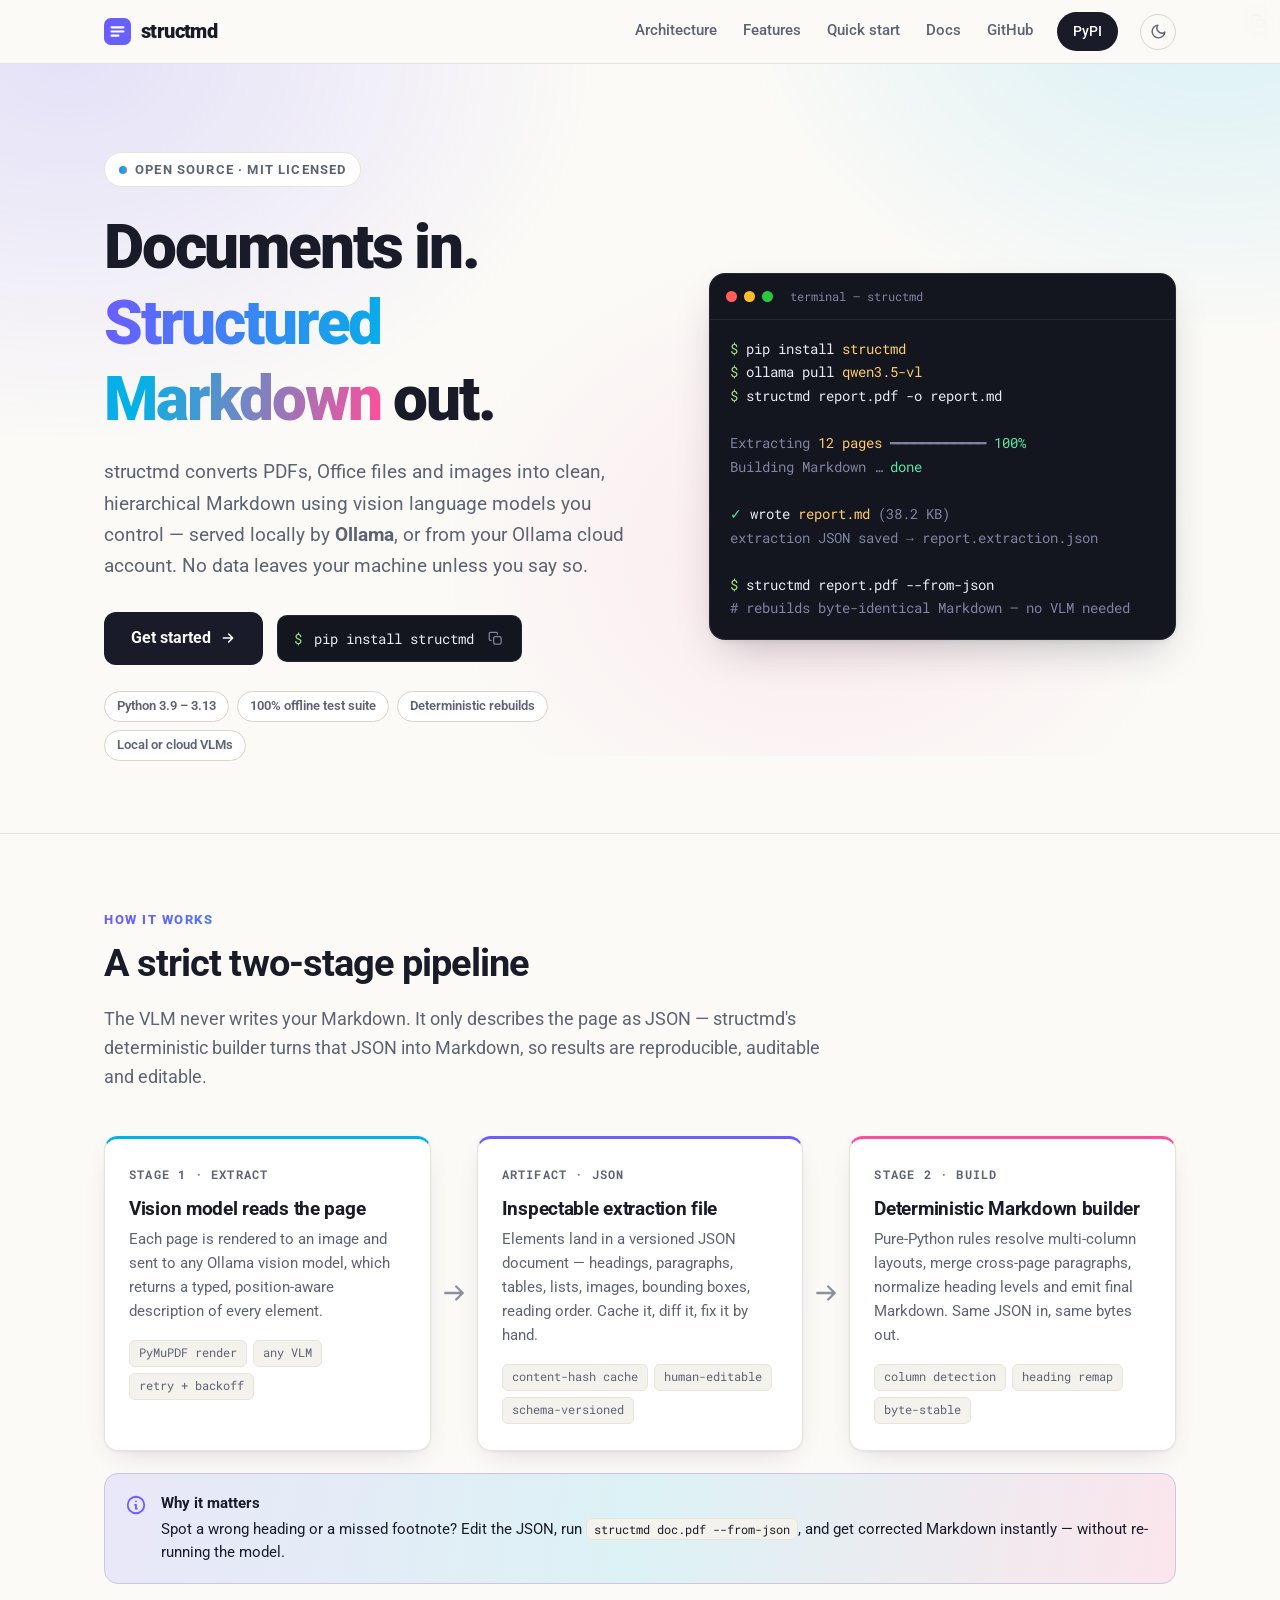
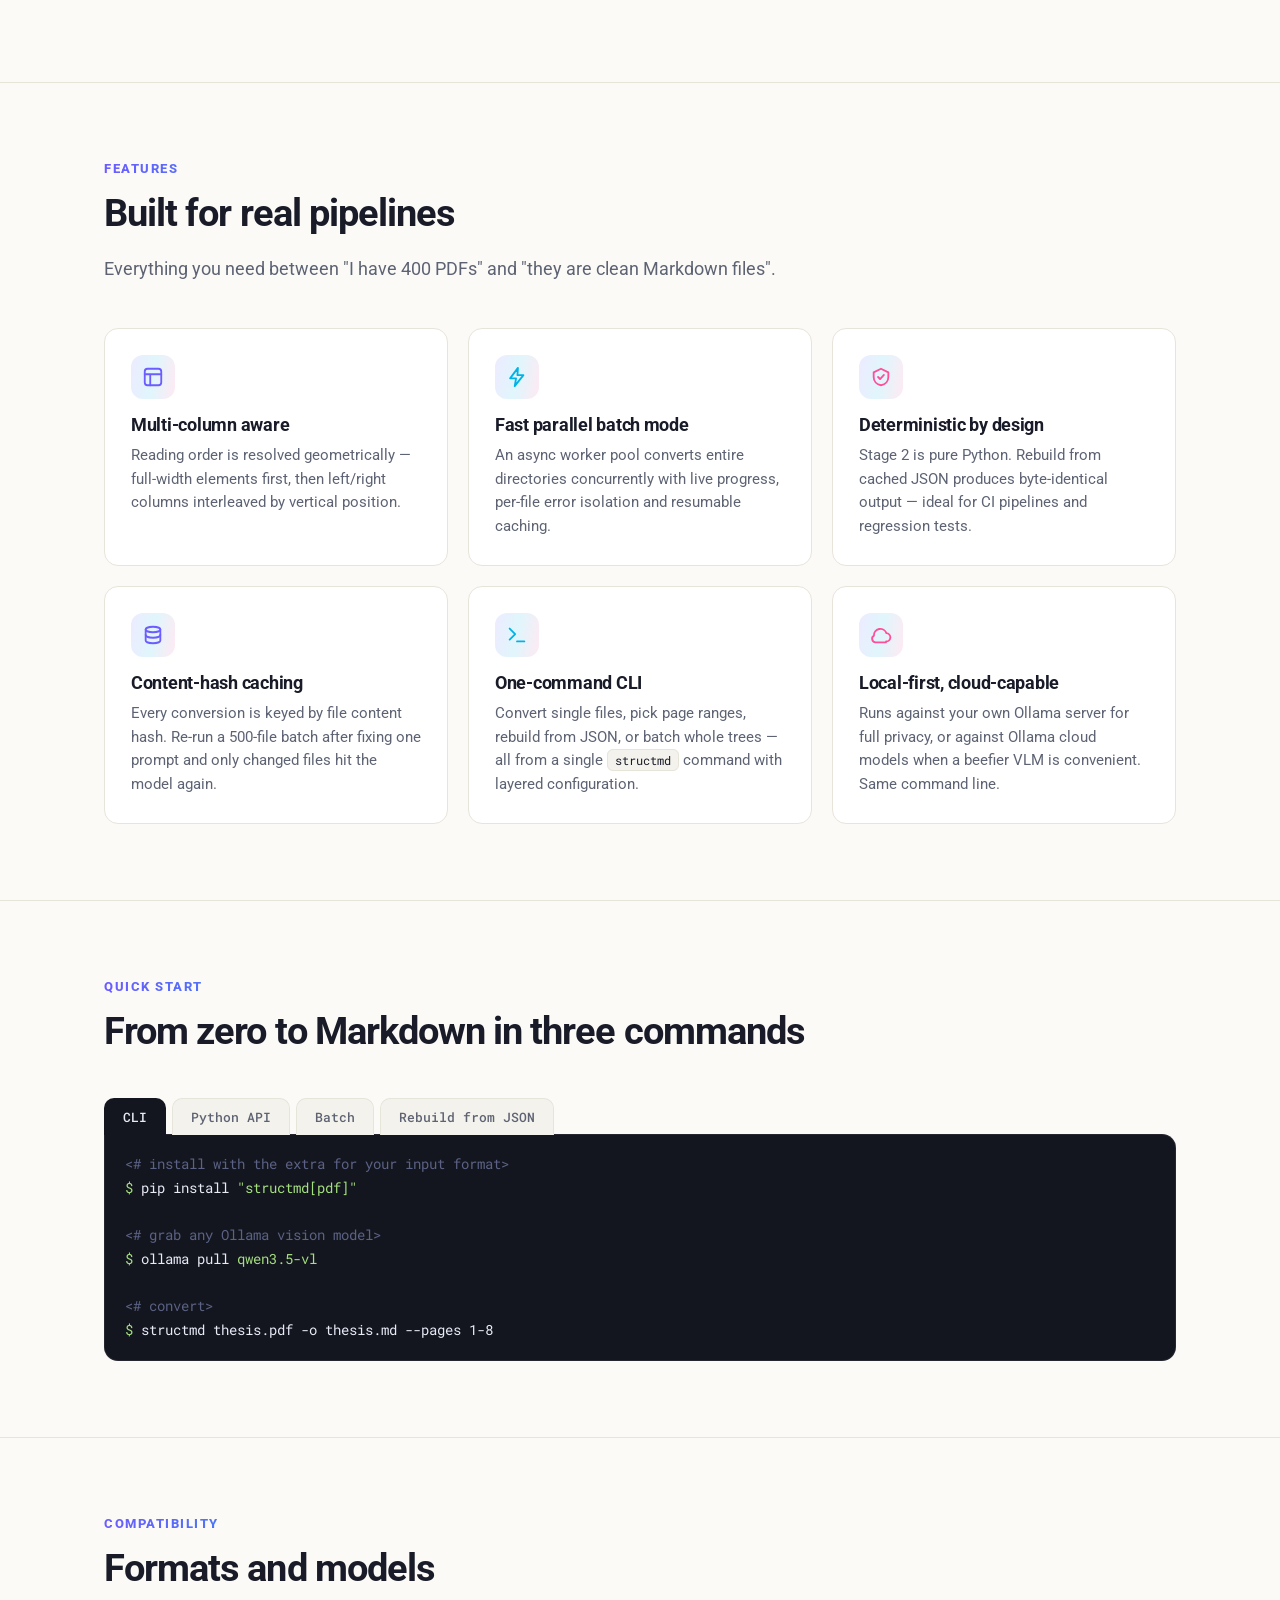
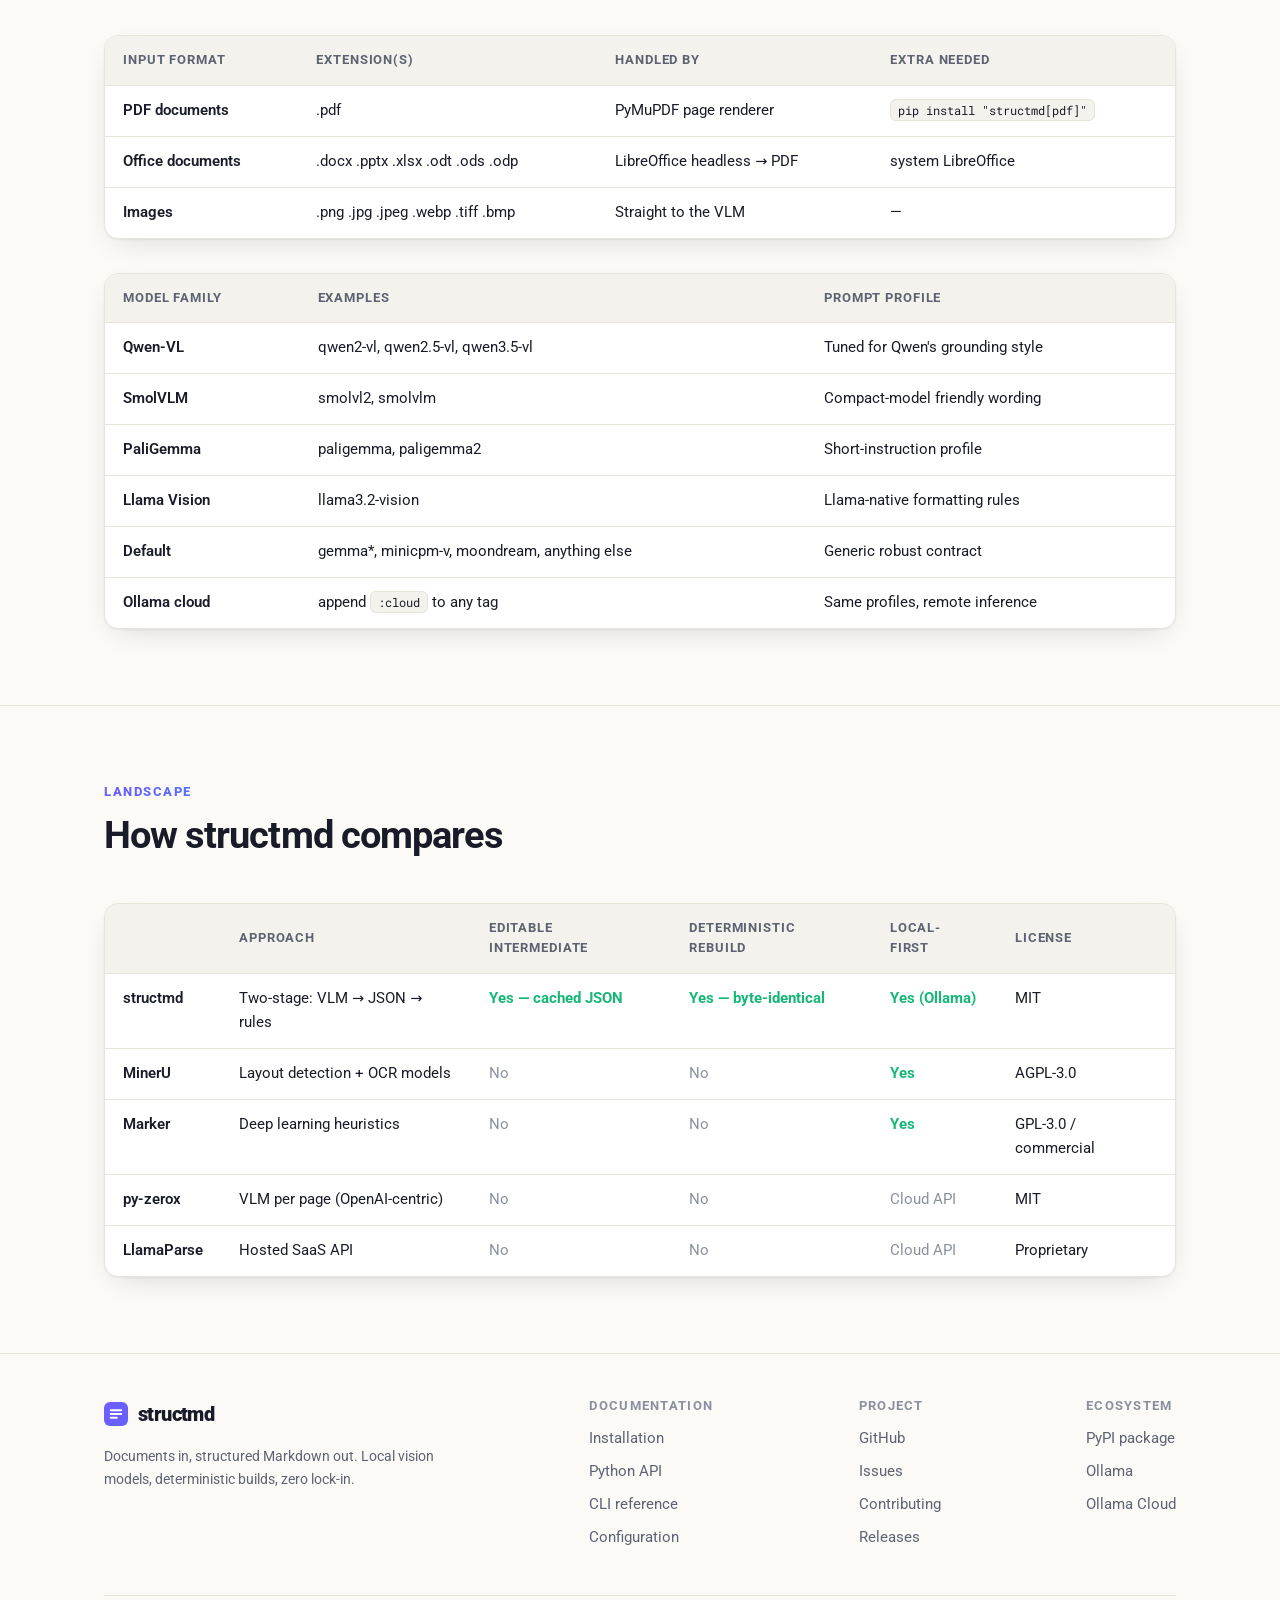
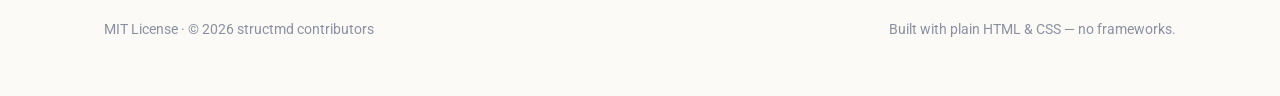
<file: docs/index.html>
<!DOCTYPE html>
<html lang="en">
<head>
  <meta charset="UTF-8">
  <meta name="viewport" content="width=device-width, initial-scale=1.0">
  <title>structmd — Documents in. Structured Markdown out.</title>
  <meta name="description" content="structmd converts PDFs, Office documents and images into clean, structured Markdown using local vision language models served by Ollama. Two-stage architecture: inspectable JSON extraction, deterministic Markdown building.">
  <link rel="preconnect" href="https://fonts.googleapis.com">
  <link rel="preconnect" href="https://fonts.gstatic.com" crossorigin>
  <link href="https://fonts.googleapis.com/css2?family=Roboto:wght@300;400;500;700;900&family=Roboto+Mono:wght@400;500;700&display=swap" rel="stylesheet">
  <link rel="stylesheet" href="assets/styles.css">
  <link rel="icon" type="image/svg+xml" href='data:image/svg+xml,<svg xmlns="http://www.w3.org/2000/svg" viewBox="0 0 32 32"><defs><linearGradient id="i" x1="0" y1="0" x2="32" y2="32"><stop offset="0" stop-color="%236d5cff"/><stop offset=".55" stop-color="%2300b3e6"/><stop offset="1" stop-color="%23ff4f9a"/></linearGradient></defs><rect width="32" height="32" rx="8" fill="url(%23i)"/><path d="M9 11h14M9 16h14M9 21h8" stroke="white" stroke-width="2.6" stroke-linecap="round"/></svg>'>
</head>
<body>

  <!-- ============================== NAV ============================== -->
  <nav class="nav">
    <div class="nav-inner">
      <a class="brand" href="index.html">
        <svg class="mark" width="27" height="27" viewBox="0 0 32 32" aria-hidden="true">
          <defs>
            <linearGradient id="lg-nav" x1="0" y1="0" x2="32" y2="32">
              <stop offset="0" stop-color="#6d5cff"/>
              <stop offset="0.55" stop-color="#00b3e6"/>
              <stop offset="1" stop-color="#ff4f9a"/>
            </linearGradient>
          </defs>
          <rect width="32" height="32" rx="8" fill="url(#lg-nav)"/>
          <path d="M9 11h14M9 16h14M9 21h8" stroke="#fff" stroke-width="2.6" stroke-linecap="round"/>
        </svg>
        structmd
      </a>
      <button class="menu-btn" aria-label="Toggle navigation">
        <svg width="22" height="22" viewBox="0 0 24 24" fill="none" stroke="currentColor" stroke-width="2" stroke-linecap="round"><path d="M4 7h16M4 12h16M4 17h16"/></svg>
      </button>
      <div class="nav-links">
        <a href="#architecture">Architecture</a>
        <a href="#features">Features</a>
        <a href="#quickstart">Quick start</a>
        <a href="docs.html">Docs</a>
        <a href="https://github.com/umar052001/structmd" target="_blank" rel="noopener">GitHub</a>
        <a class="nav-cta" href="https://pypi.org/project/structmd/" target="_blank" rel="noopener">PyPI</a>
        <button class="theme-toggle" aria-label="Toggle dark mode">
          <svg class="moon" width="17" height="17" viewBox="0 0 24 24" fill="none" stroke="currentColor" stroke-width="2" stroke-linecap="round" stroke-linejoin="round"><path d="M21 12.8A9 9 0 1 1 11.2 3a7 7 0 0 0 9.8 9.8z"/></svg>
          <svg class="sun" width="17" height="17" viewBox="0 0 24 24" fill="none" stroke="currentColor" stroke-width="2" stroke-linecap="round"><circle cx="12" cy="12" r="4.5"/><path d="M12 2v2.5M12 19.5V22M2 12h2.5M19.5 12H22M4.9 4.9l1.8 1.8M17.3 17.3l1.8 1.8M19.1 4.9l-1.8 1.8M6.7 17.3l-1.8 1.8"/></svg>
        </button>
      </div>
    </div>
  </nav>

  <!-- ============================== HERO ============================== -->
  <header class="hero">
    <div class="wrap hero-grid">
      <div>
        <span class="kicker"><span class="dot"></span> Open source · MIT licensed</span>
        <h1>Documents in.<br><span class="grad-text">Structured Markdown</span> out.</h1>
        <p class="lede">
          structmd converts PDFs, Office files and images into clean, hierarchical Markdown using
          vision language models you control — served locally by <strong>Ollama</strong>, or from your
          Ollama cloud account. No data leaves your machine unless you say so.
        </p>
        <div class="hero-actions">
          <a class="btn btn-primary" href="docs.html">Get started
            <svg width="16" height="16" viewBox="0 0 24 24" fill="none" stroke="currentColor" stroke-width="2.4" stroke-linecap="round" stroke-linejoin="round"><path d="M5 12h14m-6-6 6 6-6 6"/></svg>
          </a>
          <span class="install-snippet">
            <span class="prompt">$</span> pip install structmd
            <button class="copy-btn" data-copy-text="pip install structmd" aria-label="Copy install command">
              <svg width="15" height="15" viewBox="0 0 24 24" fill="none" stroke="currentColor" stroke-width="2" stroke-linecap="round" stroke-linejoin="round"><rect x="9" y="9" width="12" height="12" rx="2.5"/><path d="M5 15H4a2 2 0 0 1-2-2V4a2 2 0 0 1 2-2h9a2 2 0 0 1 2 2v1"/></svg>
            </button>
          </span>
        </div>
        <div class="meta-badges">
          <span class="badge-chip">Python 3.9 – 3.13</span>
          <span class="badge-chip">100% offline test suite</span>
          <span class="badge-chip">Deterministic rebuilds</span>
          <span class="badge-chip">Local or cloud VLMs</span>
        </div>
      </div>

      <div class="window" role="img" aria-label="Terminal session showing structmd converting a PDF to Markdown">
        <div class="window-bar"><i></i><i></i><i></i><span>terminal — structmd</span></div>
        <div class="window-body"><span class="c-prompt">$</span> pip install <span class="c-hl">structmd</span>
<span class="c-prompt">$</span> ollama pull <span class="c-hl">qwen3.5-vl</span>
<span class="c-prompt">$</span> structmd report.pdf -o report.md

<span class="c-dim">Extracting</span> <span class="c-hl">12 pages</span> <span class="c-dim">━━━━━━━━━━━━</span> <span class="c-ok">100%</span>
<span class="c-dim">Building Markdown …</span> <span class="c-ok">done</span>

<span class="c-ok">✓</span> wrote <span class="c-hl">report.md</span> <span class="c-dim">(38.2 KB)</span>
<span class="c-dim">extraction JSON saved → report.extraction.json</span>

<span class="c-prompt">$</span> structmd report.pdf --from-json
<span class="c-dim"># rebuilds byte-identical Markdown — no VLM needed</span></div>
      </div>
    </div>
  </header>

  <!-- ========================== ARCHITECTURE ========================== -->
  <section class="block" id="architecture">
    <div class="wrap">
      <div class="sec-head">
        <span class="sec-tag">How it works</span>
        <h2>A strict two-stage pipeline</h2>
        <p>The VLM never writes your Markdown. It only describes the page as JSON — structmd's deterministic
           builder turns that JSON into Markdown, so results are reproducible, auditable and editable.</p>
      </div>

      <div class="pipeline">
        <div class="stage-card vlm-card">
          <span class="stage-no">STAGE 1 · EXTRACT</span>
          <h3>Vision model reads the page</h3>
          <p>Each page is rendered to an image and sent to any Ollama vision model, which returns a typed,
             position-aware description of every element.</p>
          <div class="chip-row">
            <span class="chip">PyMuPDF render</span>
            <span class="chip">any VLM</span>
            <span class="chip">retry + backoff</span>
          </div>
        </div>

        <div class="flow-arrow" aria-hidden="true">
          <svg viewBox="0 0 24 24" fill="none" stroke="currentColor" stroke-width="2.2" stroke-linecap="round" stroke-linejoin="round"><path d="M4 12h16m-6-6 6 6-6 6"/></svg>
        </div>

        <div class="stage-card json-card">
          <span class="stage-no">ARTIFACT · JSON</span>
          <h3>Inspectable extraction file</h3>
          <p>Elements land in a versioned JSON document — headings, paragraphs, tables, lists, images,
             bounding boxes, reading order. Cache it, diff it, fix it by hand.</p>
          <div class="chip-row">
            <span class="chip">content-hash cache</span>
            <span class="chip">human-editable</span>
            <span class="chip">schema-versioned</span>
          </div>
        </div>

        <div class="flow-arrow" aria-hidden="true">
          <svg viewBox="0 0 24 24" fill="none" stroke="currentColor" stroke-width="2.2" stroke-linecap="round" stroke-linejoin="round"><path d="M4 12h16m-6-6 6 6-6 6"/></svg>
        </div>

        <div class="stage-card md-card">
          <span class="stage-no">STAGE 2 · BUILD</span>
          <h3>Deterministic Markdown builder</h3>
          <p>Pure-Python rules resolve multi-column layouts, merge cross-page paragraphs, normalize heading
             levels and emit final Markdown. Same JSON in, same bytes out.</p>
          <div class="chip-row">
            <span class="chip">column detection</span>
            <span class="chip">heading remap</span>
            <span class="chip">byte-stable</span>
          </div>
        </div>
      </div>

      <div class="callout">
        <svg viewBox="0 0 24 24" fill="none" stroke="currentColor" stroke-width="2" stroke-linecap="round" stroke-linejoin="round"><circle cx="12" cy="12" r="9"/><path d="M12 8h.01M11 12h1v4h1"/></svg>
        <p><span class="callout-title">Why it matters</span>
        Spot a wrong heading or a missed footnote? Edit the JSON, run
        <code class="inline-code">structmd doc.pdf --from-json</code>, and get corrected Markdown instantly —
        without re-running the model.</p>
      </div>
    </div>
  </section>

  <!-- ============================ FEATURES ============================ -->
  <section class="block" id="features">
    <div class="wrap">
      <div class="sec-head">
        <span class="sec-tag">Features</span>
        <h2>Built for real pipelines</h2>
        <p>Everything you need between "I have 400 PDFs" and "they are clean Markdown files".</p>
      </div>

      <div class="features">
        <div class="feature">
          <div class="icon"><svg width="22" height="22" viewBox="0 0 24 24" fill="none" stroke="currentColor" stroke-width="2" stroke-linecap="round" stroke-linejoin="round"><rect x="3" y="3" width="18" height="18" rx="3"/><path d="M3 9h18M9 21V9"/></svg></div>
          <h3>Multi-column aware</h3>
          <p>Reading order is resolved geometrically — full-width elements first, then left/right columns
             interleaved by vertical position.</p>
        </div>
        <div class="feature">
          <div class="icon"><svg width="22" height="22" viewBox="0 0 24 24" fill="none" stroke="currentColor" stroke-width="2" stroke-linecap="round" stroke-linejoin="round"><path d="M13 2 4.5 13.5H11L9.5 22 19 10h-6.5L13 2z"/></svg></div>
          <h3>Fast parallel batch mode</h3>
          <p>An async worker pool converts entire directories concurrently with live progress, per-file error
             isolation and resumable caching.</p>
        </div>
        <div class="feature">
          <div class="icon"><svg width="22" height="22" viewBox="0 0 24 24" fill="none" stroke="currentColor" stroke-width="2" stroke-linecap="round" stroke-linejoin="round"><path d="M12 3l8 4v5c0 4.6-3.2 8.2-8 9-4.8-.8-8-4.4-8-9V7l8-4z"/><path d="m8.8 12 2.2 2.2 4.2-4.4"/></svg></div>
          <h3>Deterministic by design</h3>
          <p>Stage 2 is pure Python. Rebuild from cached JSON produces byte-identical output — ideal for
             CI pipelines and regression tests.</p>
        </div>
        <div class="feature">
          <div class="icon"><svg width="22" height="22" viewBox="0 0 24 24" fill="none" stroke="currentColor" stroke-width="2" stroke-linecap="round" stroke-linejoin="round"><ellipse cx="12" cy="6" rx="8" ry="3"/><path d="M4 6v6c0 1.7 3.6 3 8 3s8-1.3 8-3V6"/><path d="M4 12v6c0 1.7 3.6 3 8 3s8-1.3 8-3v-6"/></svg></div>
          <h3>Content-hash caching</h3>
          <p>Every conversion is keyed by file content hash. Re-run a 500-file batch after fixing one prompt
             and only changed files hit the model again.</p>
        </div>
        <div class="feature">
          <div class="icon"><svg width="22" height="22" viewBox="0 0 24 24" fill="none" stroke="currentColor" stroke-width="2" stroke-linecap="round" stroke-linejoin="round"><path d="M4 17l6-6-6-6"/><path d="M12 19h8"/></svg></div>
          <h3>One-command CLI</h3>
          <p>Convert single files, pick page ranges, rebuild from JSON, or batch whole trees — all from a
             single <code class="inline-code">structmd</code> command with layered configuration.</p>
        </div>
        <div class="feature">
          <div class="icon"><svg width="22" height="22" viewBox="0 0 24 24" fill="none" stroke="currentColor" stroke-width="2" stroke-linecap="round" stroke-linejoin="round"><path d="M17.5 19a4.5 4.5 0 0 0 .4-9A7 7 0 0 0 4.3 12.7 3.9 3.9 0 0 0 6 20h11.5z"/></svg></div>
          <h3>Local-first, cloud-capable</h3>
          <p>Runs against your own Ollama server for full privacy, or against Ollama cloud models when a
             beefier VLM is convenient. Same command line.</p>
        </div>
      </div>
    </div>
  </section>

  <!-- =========================== QUICK START =========================== -->
  <section class="block" id="quickstart">
    <div class="wrap">
      <div class="sec-head">
        <span class="sec-tag">Quick start</span>
        <h2>From zero to Markdown in three commands</h2>
      </div>

      <div data-tabs="qs">
        <div class="tabs" role="tablist">
          <button class="tab active" data-target="cli" role="tab">CLI</button>
          <button class="tab" data-target="python" role="tab">Python API</button>
          <button class="tab" data-target="batch" role="tab">Batch</button>
          <button class="tab" data-target="rebuild" role="tab">Rebuild from JSON</button>
        </div>
        <div class="codebox">
          <div class="panel active" data-panel-group="qs" data-panel="cli">
            <pre id="code-cli"><span class="c">&lt;# install with the extra for your input format&gt;</span>
<span class="c-prompt">$</span> pip install <span class="s">"structmd[pdf]"</span>

<span class="c">&lt;# grab any Ollama vision model&gt;</span>
<span class="c-prompt">$</span> ollama pull <span class="s">qwen3.5-vl</span>

<span class="c">&lt;# convert&gt;</span>
<span class="c-prompt">$</span> structmd thesis.pdf -o thesis.md --pages 1-8</pre>
            <button class="copy-btn" aria-label="Copy CLI example"><svg width="15" height="15" viewBox="0 0 24 24" fill="none" stroke="currentColor" stroke-width="2" stroke-linecap="round" stroke-linejoin="round"><rect x="9" y="9" width="12" height="12" rx="2.5"/><path d="M5 15H4a2 2 0 0 1-2-2V4a2 2 0 0 1 2-2h9a2 2 0 0 1 2 2v1"/></svg></button>
          </div>

          <div class="panel" data-panel-group="qs" data-panel="python">
            <pre id="code-python"><span class="k">from</span> <span class="p">pathlib</span> <span class="k">import</span> <span class="p">Path</span>
<span class="k">from</span> <span class="p">structmd</span> <span class="k">import</span> <span class="p">StructMDPipeline, StructMDConfig</span>

<span class="p">config =</span> <span class="f">StructMDConfig</span>(ollama_model=<span class="s">"gemma4:cloud"</span>, save_assets=<span class="kc">True</span>)

<span class="k">with</span> <span class="f">StructMDPipeline</span>(config) <span class="k">as</span> <span class="p">pipeline:</span>
    <span class="p">doc = pipeline.</span><span class="f">process</span>(<span class="s">"report.pdf"</span>, output_md=<span class="s">"report.md"</span>,
                          output_json=<span class="s">"report.json"</span>)
    <span class="f">print</span>(doc.content[:<span class="n">200</span>])

<span class="c"># batch: a whole folder of PDFs through one worker pool</span>
<span class="p">docs = pipeline.</span><span class="f">process_batch</span>([<span class="f">str</span>(p) <span class="k">for</span> p <span class="k">in</span> <span class="f">Path</span>(<span class="s">"papers"</span>).<span class="f">glob</span>(<span class="s">"*.pdf"</span>)])</pre>
            <button class="copy-btn" aria-label="Copy Python example"><svg width="15" height="15" viewBox="0 0 24 24" fill="none" stroke="currentColor" stroke-width="2" stroke-linecap="round" stroke-linejoin="round"><rect x="9" y="9" width="12" height="12" rx="2.5"/><path d="M5 15H4a2 2 0 0 1-2-2V4a2 2 0 0 1 2-2h9a2 2 0 0 1 2 2v1"/></svg></button>
          </div>

          <div class="panel" data-panel-group="qs" data-panel="batch">
            <pre id="code-batch"><span class="c">&lt;# convert every supported file in a tree, 4 workers&gt;</span>
<span class="c-prompt">$</span> structmd batch ./contracts/ -o ./markdown/ --workers <span class="n">4</span>

<span class="c">&lt;# only page 1 of each file (great for invoices)&gt;</span>
<span class="c-prompt">$</span> structmd batch ./invoices/ -o ./out/ --pages <span class="n">1</span></pre>
            <button class="copy-btn" aria-label="Copy batch example"><svg width="15" height="15" viewBox="0 0 24 24" fill="none" stroke="currentColor" stroke-width="2" stroke-linecap="round" stroke-linejoin="round"><rect x="9" y="9" width="12" height="12" rx="2.5"/><path d="M5 15H4a2 2 0 0 1-2-2V4a2 2 0 0 1 2-2h9a2 2 0 0 1 2 2v1"/></svg></button>
          </div>

          <div class="panel" data-panel-group="qs" data-panel="rebuild">
            <pre id="code-rebuild"><span class="c">&lt;# 1. extract once&gt;</span>
<span class="c-prompt">$</span> structmd paper.pdf --json paper.json -o paper.md

<span class="c">&lt;# 2. fix anything you dislike in the JSON …&gt;</span>
<span class="c-prompt">$</span> $EDITOR paper.json

<span class="c">&lt;# 3. rebuild deterministically — the VLM never runs again&gt;</span>
<span class="c-prompt">$</span> structmd --from-json paper.json -o paper.md</pre>
            <button class="copy-btn" aria-label="Copy rebuild example"><svg width="15" height="15" viewBox="0 0 24 24" fill="none" stroke="currentColor" stroke-width="2" stroke-linecap="round" stroke-linejoin="round"><rect x="9" y="9" width="12" height="12" rx="2.5"/><path d="M5 15H4a2 2 0 0 1-2-2V4a2 2 0 0 1 2-2h9a2 2 0 0 1 2 2v1"/></svg></button>
          </div>
        </div>
      </div>
    </div>
  </section>

  <!-- ========================= FORMATS & MODELS ========================= -->
  <section class="block" id="formats">
    <div class="wrap">
      <div class="sec-head">
        <span class="sec-tag">Compatibility</span>
        <h2>Formats and models</h2>
      </div>

      <div class="tablewrap" style="margin-bottom:34px;">
        <table class="tbl">
          <thead><tr><th>Input format</th><th>Extension(s)</th><th>Handled by</th><th>Extra needed</th></tr></thead>
          <tbody>
            <tr><td>PDF documents</td><td>.pdf</td><td>PyMuPDF page renderer</td><td><code class="inline-code">pip install "structmd[pdf]"</code></td></tr>
            <tr><td>Office documents</td><td>.docx .pptx .xlsx .odt .ods .odp</td><td>LibreOffice headless → PDF</td><td>system LibreOffice</td></tr>
            <tr><td>Images</td><td>.png .jpg .jpeg .webp .tiff .bmp</td><td>Straight to the VLM</td><td>—</td></tr>
          </tbody>
        </table>
      </div>

      <div class="tablewrap">
        <table class="tbl">
          <thead><tr><th>Model family</th><th>Examples</th><th>Prompt profile</th></tr></thead>
          <tbody>
            <tr><td>Qwen-VL</td><td>qwen2-vl, qwen2.5-vl, qwen3.5-vl</td><td>Tuned for Qwen's grounding style</td></tr>
            <tr><td>SmolVLM</td><td>smolvl2, smolvlm</td><td>Compact-model friendly wording</td></tr>
            <tr><td>PaliGemma</td><td>paligemma, paligemma2</td><td>Short-instruction profile</td></tr>
            <tr><td>Llama Vision</td><td>llama3.2-vision</td><td>Llama-native formatting rules</td></tr>
            <tr><td>Default</td><td>gemma*, minicpm-v, moondream, anything else</td><td>Generic robust contract</td></tr>
            <tr><td>Ollama cloud</td><td>append <code class="inline-code">:cloud</code> to any tag</td><td>Same profiles, remote inference</td></tr>
          </tbody>
        </table>
      </div>
    </div>
  </section>

  <!-- =========================== COMPARISON =========================== -->
  <section class="block" id="compare">
    <div class="wrap">
      <div class="sec-head">
        <span class="sec-tag">Landscape</span>
        <h2>How structmd compares</h2>
      </div>
      <div class="tablewrap">
        <table class="tbl">
          <thead><tr><th></th><th>Approach</th><th>Editable intermediate</th><th>Deterministic rebuild</th><th>Local-first</th><th>License</th></tr></thead>
          <tbody>
            <tr>
              <td>structmd</td>
              <td>Two-stage: VLM → JSON → rules</td>
              <td class="yes">Yes — cached JSON</td>
              <td class="yes">Yes — byte-identical</td>
              <td class="yes">Yes (Ollama)</td>
              <td>MIT</td>
            </tr>
            <tr>
              <td>MinerU</td>
              <td>Layout detection + OCR models</td>
              <td class="no">No</td>
              <td class="no">No</td>
              <td class="yes">Yes</td>
              <td>AGPL-3.0</td>
            </tr>
            <tr>
              <td>Marker</td>
              <td>Deep learning heuristics</td>
              <td class="no">No</td>
              <td class="no">No</td>
              <td class="yes">Yes</td>
              <td>GPL-3.0 / commercial</td>
            </tr>
            <tr>
              <td>py-zerox</td>
              <td>VLM per page (OpenAI-centric)</td>
              <td class="no">No</td>
              <td class="no">No</td>
              <td class="no">Cloud API</td>
              <td>MIT</td>
            </tr>
            <tr>
              <td>LlamaParse</td>
              <td>Hosted SaaS API</td>
              <td class="no">No</td>
              <td class="no">No</td>
              <td class="no">Cloud API</td>
              <td>Proprietary</td>
            </tr>
          </tbody>
        </table>
      </div>
    </div>
  </section>

  <!-- ============================== FOOTER ============================== -->
  <footer class="site">
    <div class="wrap">
      <div class="foot-grid">
        <div style="max-width:340px;">
          <a class="brand" href="index.html" style="margin-bottom:14px;">
            <svg class="mark" width="24" height="24" viewBox="0 0 32 32" aria-hidden="true">
              <defs><linearGradient id="lg-foot" x1="0" y1="0" x2="32" y2="32">
                <stop offset="0" stop-color="#6d5cff"/><stop offset="0.55" stop-color="#00b3e6"/><stop offset="1" stop-color="#ff4f9a"/>
              </linearGradient></defs>
              <rect width="32" height="32" rx="8" fill="url(#lg-foot)"/>
              <path d="M9 11h14M9 16h14M9 21h8" stroke="#fff" stroke-width="2.6" stroke-linecap="round"/>
            </svg>
            structmd
          </a>
          <p style="color:var(--muted); font-size:14px;">Documents in, structured Markdown out.
             Local vision models, deterministic builds, zero lock-in.</p>
        </div>
        <div class="foot-col">
          <h4>Documentation</h4>
          <a href="docs.html#installation">Installation</a>
          <a href="docs.html#python-api">Python API</a>
          <a href="docs.html#cli-reference">CLI reference</a>
          <a href="docs.html#configuration">Configuration</a>
        </div>
        <div class="foot-col">
          <h4>Project</h4>
          <a href="https://github.com/umar052001/structmd" target="_blank" rel="noopener">GitHub</a>
          <a href="https://github.com/umar052001/structmd/issues" target="_blank" rel="noopener">Issues</a>
          <a href="https://github.com/umar052001/structmd/blob/main/CONTRIBUTING.md" target="_blank" rel="noopener">Contributing</a>
          <a href="https://github.com/umar052001/structmd/releases" target="_blank" rel="noopener">Releases</a>
        </div>
        <div class="foot-col">
          <h4>Ecosystem</h4>
          <a href="https://pypi.org/project/structmd/" target="_blank" rel="noopener">PyPI package</a>
          <a href="https://ollama.com" target="_blank" rel="noopener">Ollama</a>
          <a href="https://ollama.com/cloud" target="_blank" rel="noopener">Ollama Cloud</a>
        </div>
      </div>
      <div class="foot-note">
        <span>MIT License · © 2026 structmd contributors</span>
        <span>Built with plain HTML &amp; CSS — no frameworks.</span>
      </div>
    </div>
  </footer>

  <script src="assets/script.js"></script>
</body>
</html>
</file>
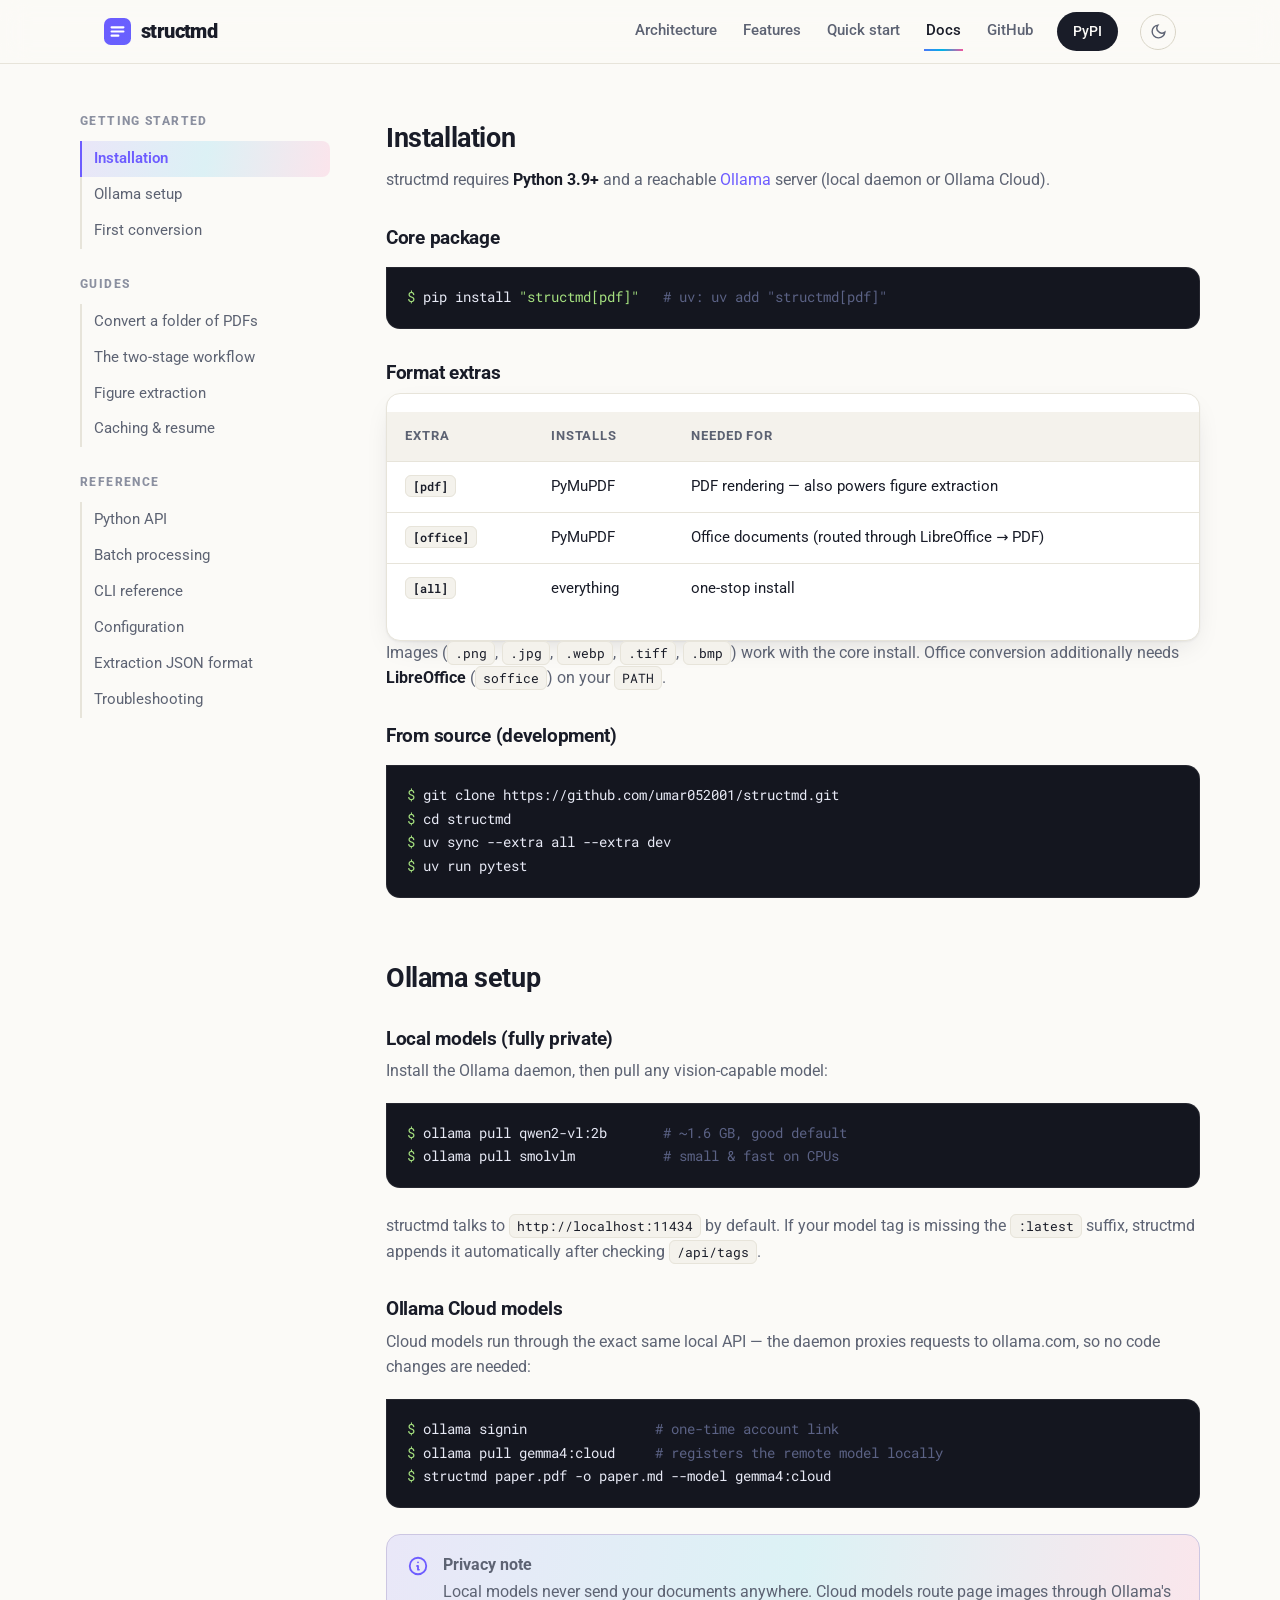
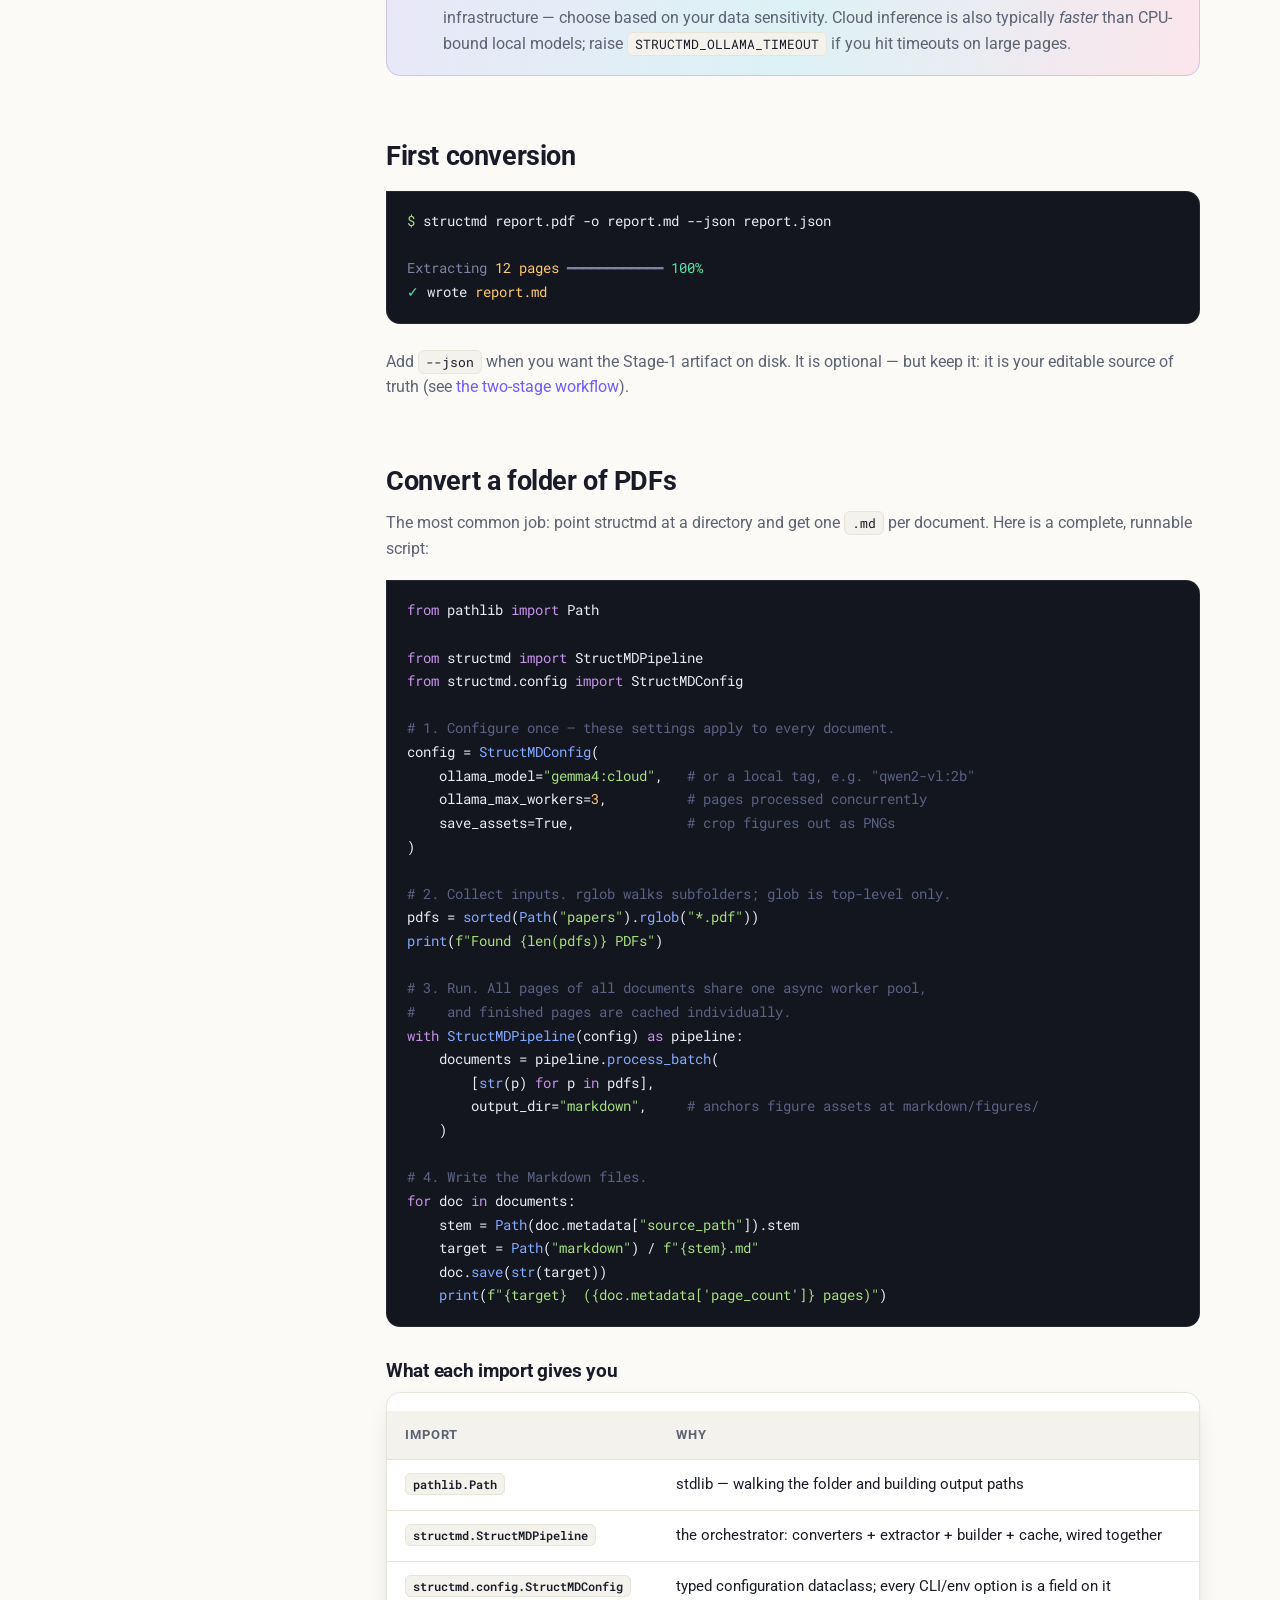
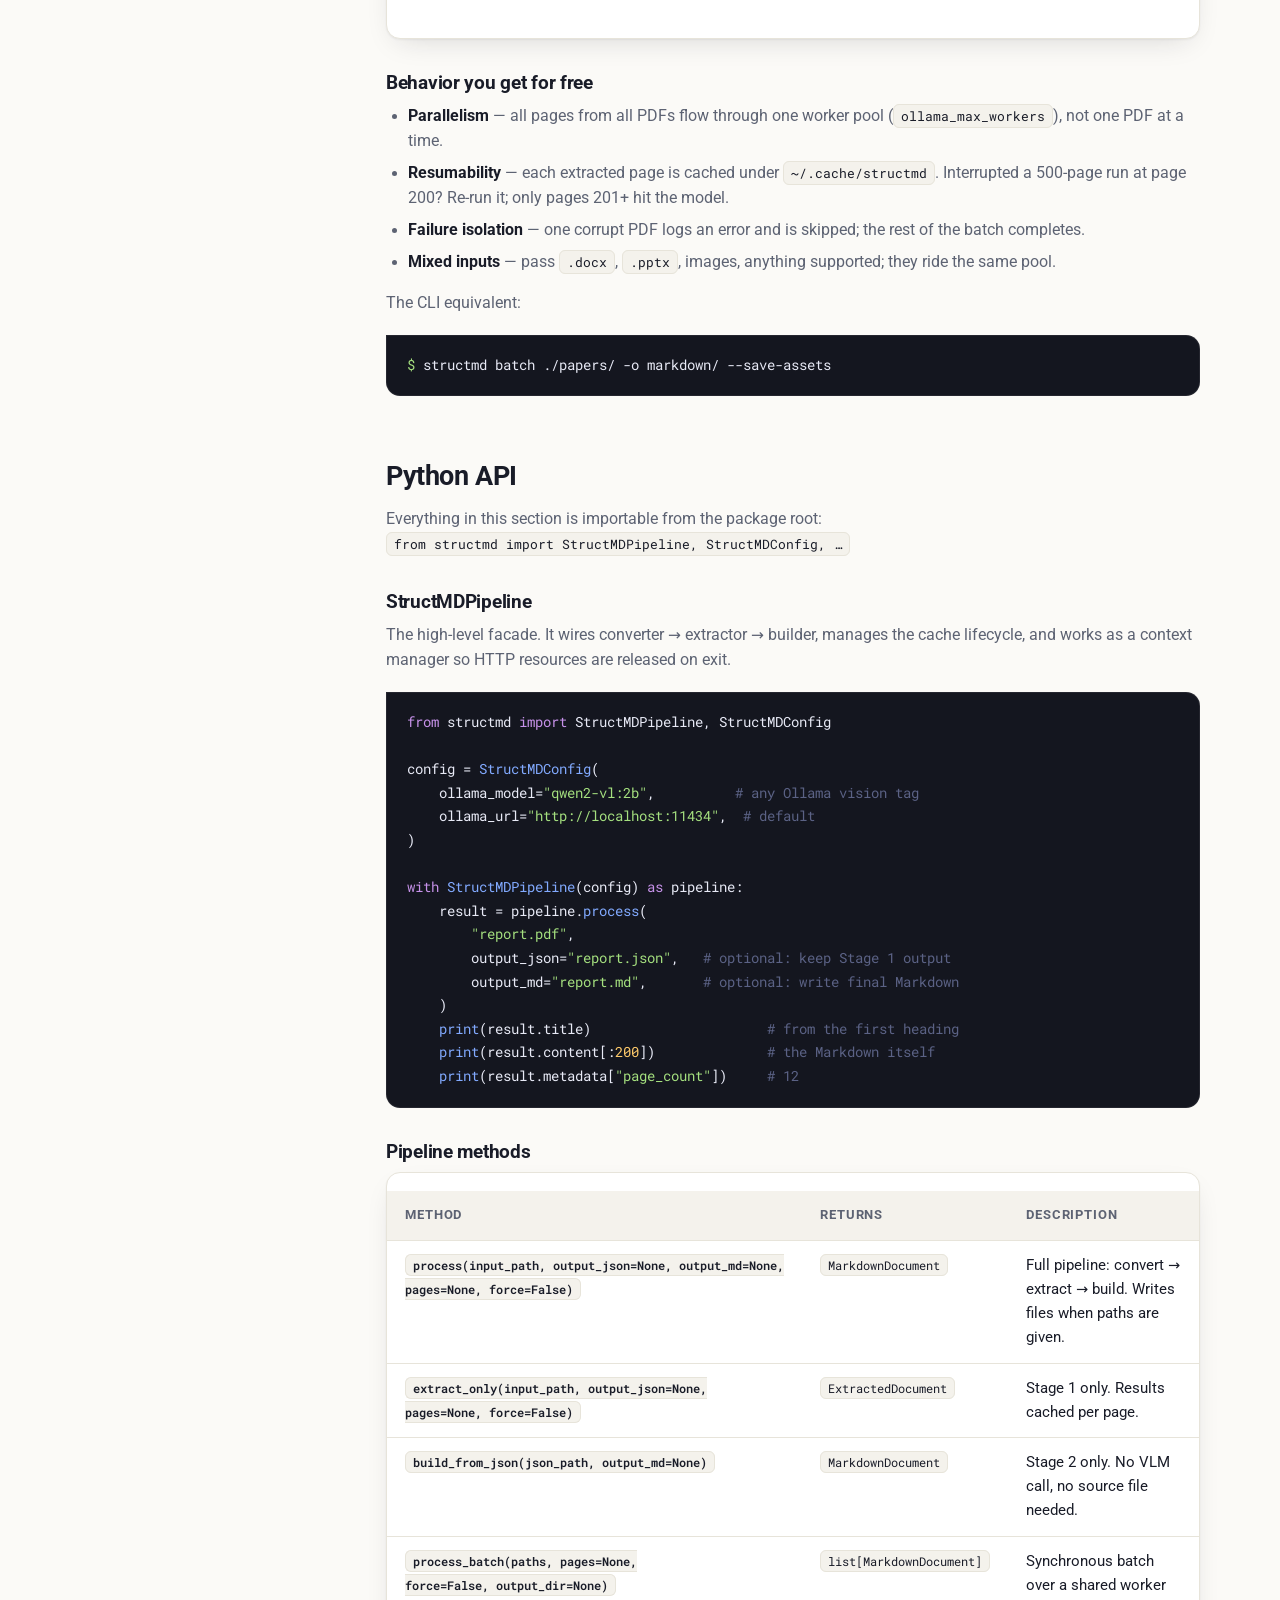
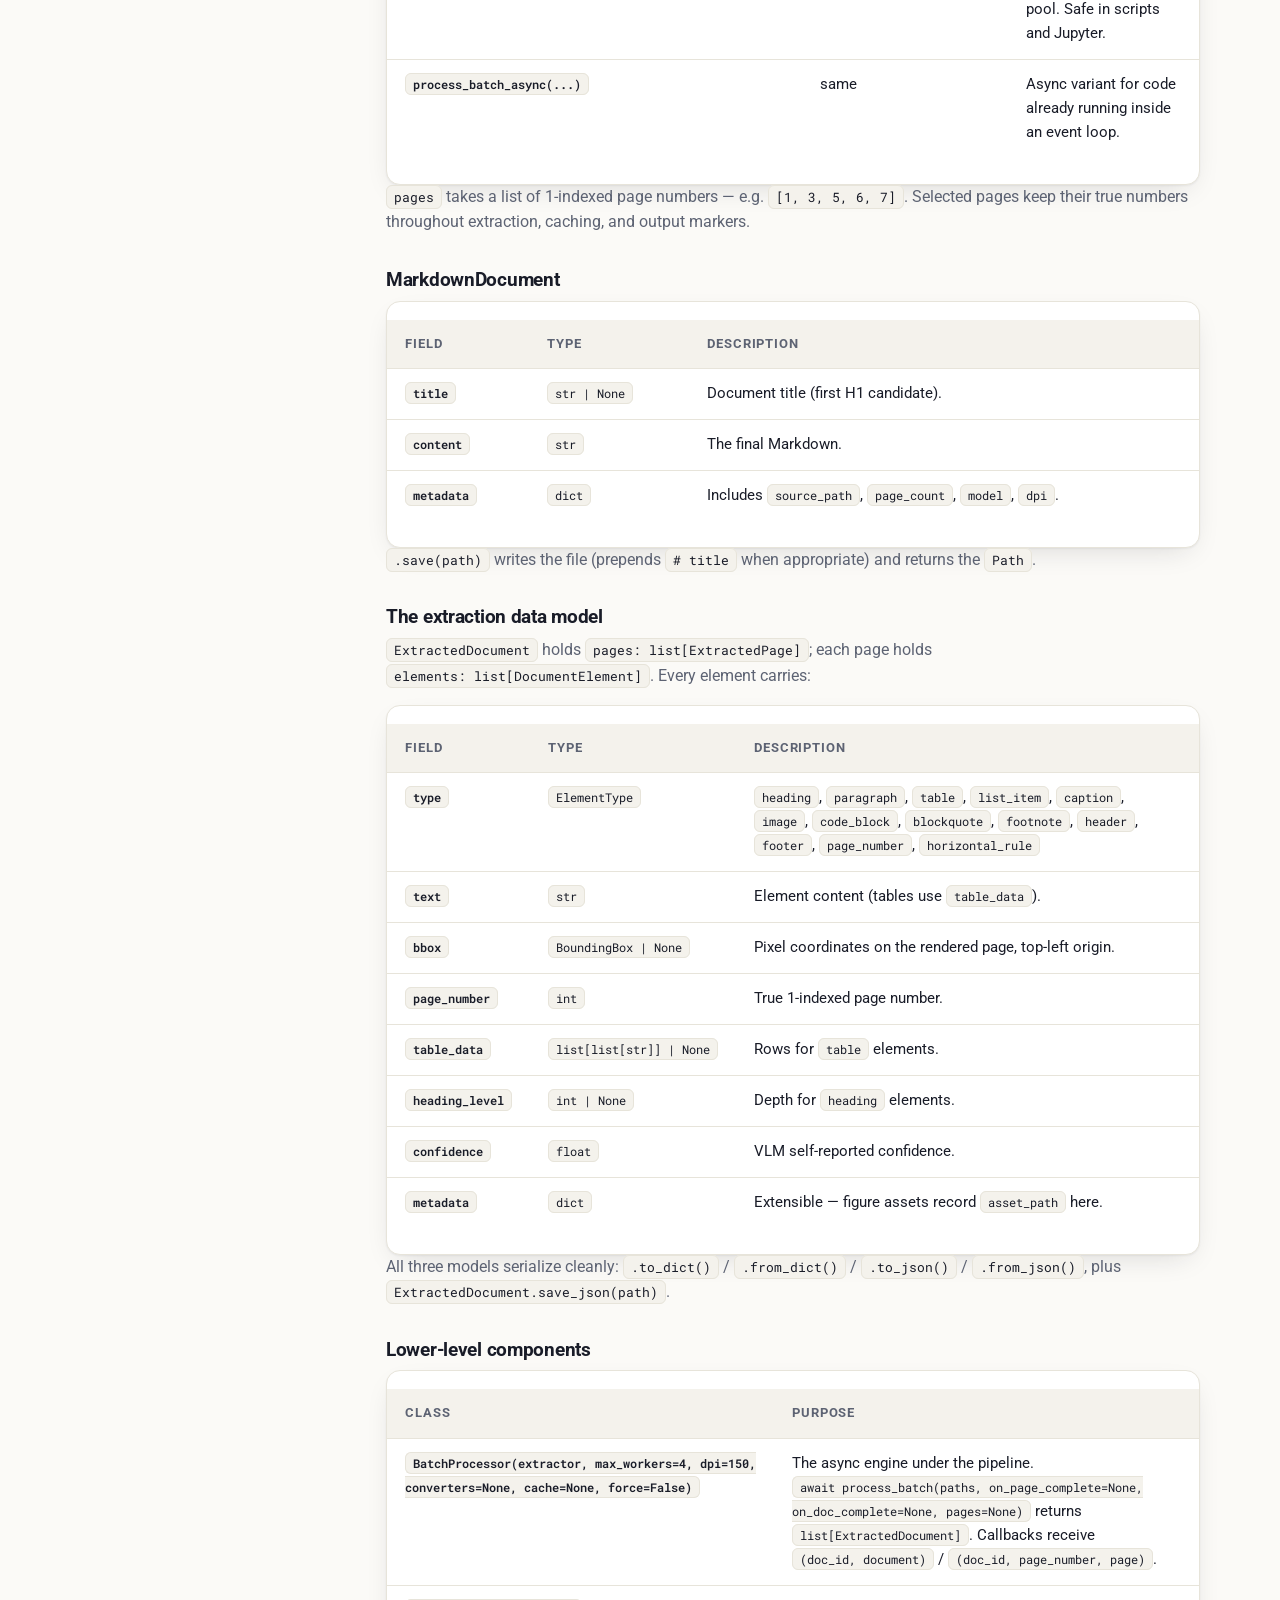
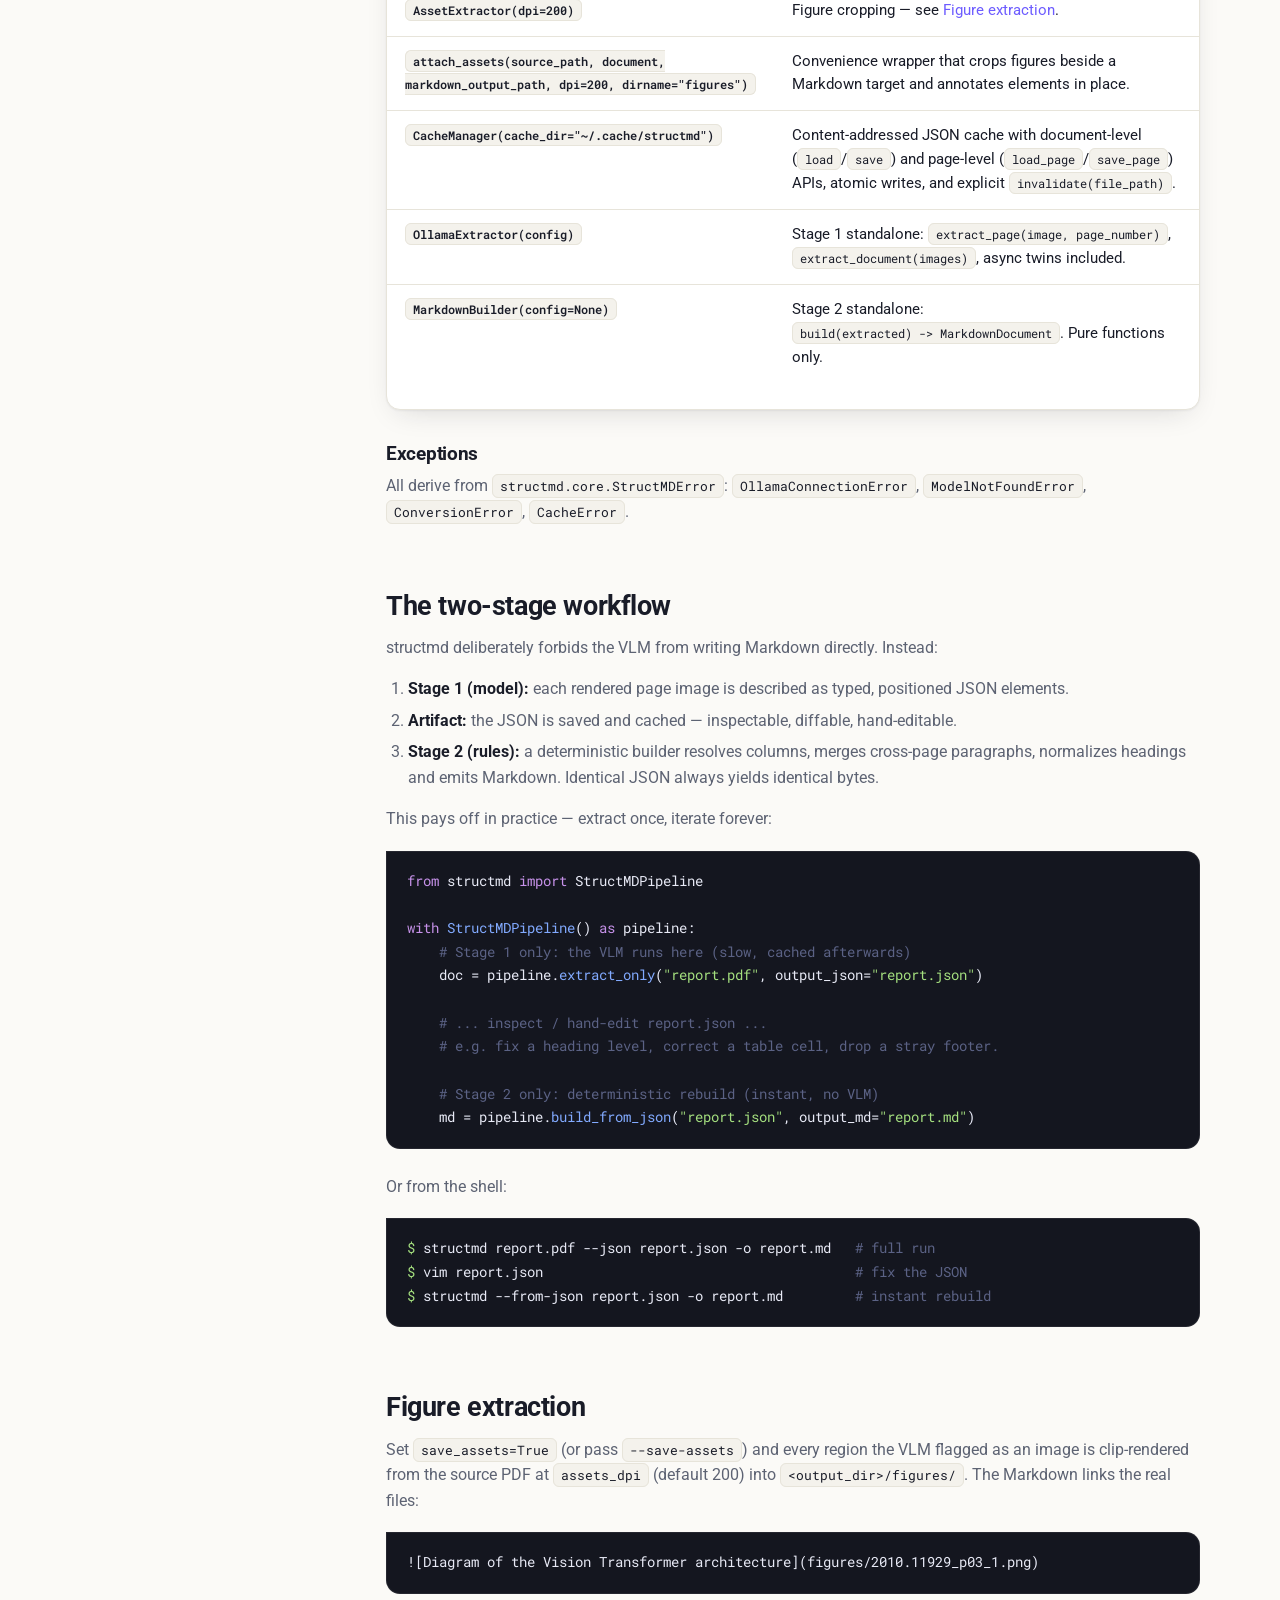
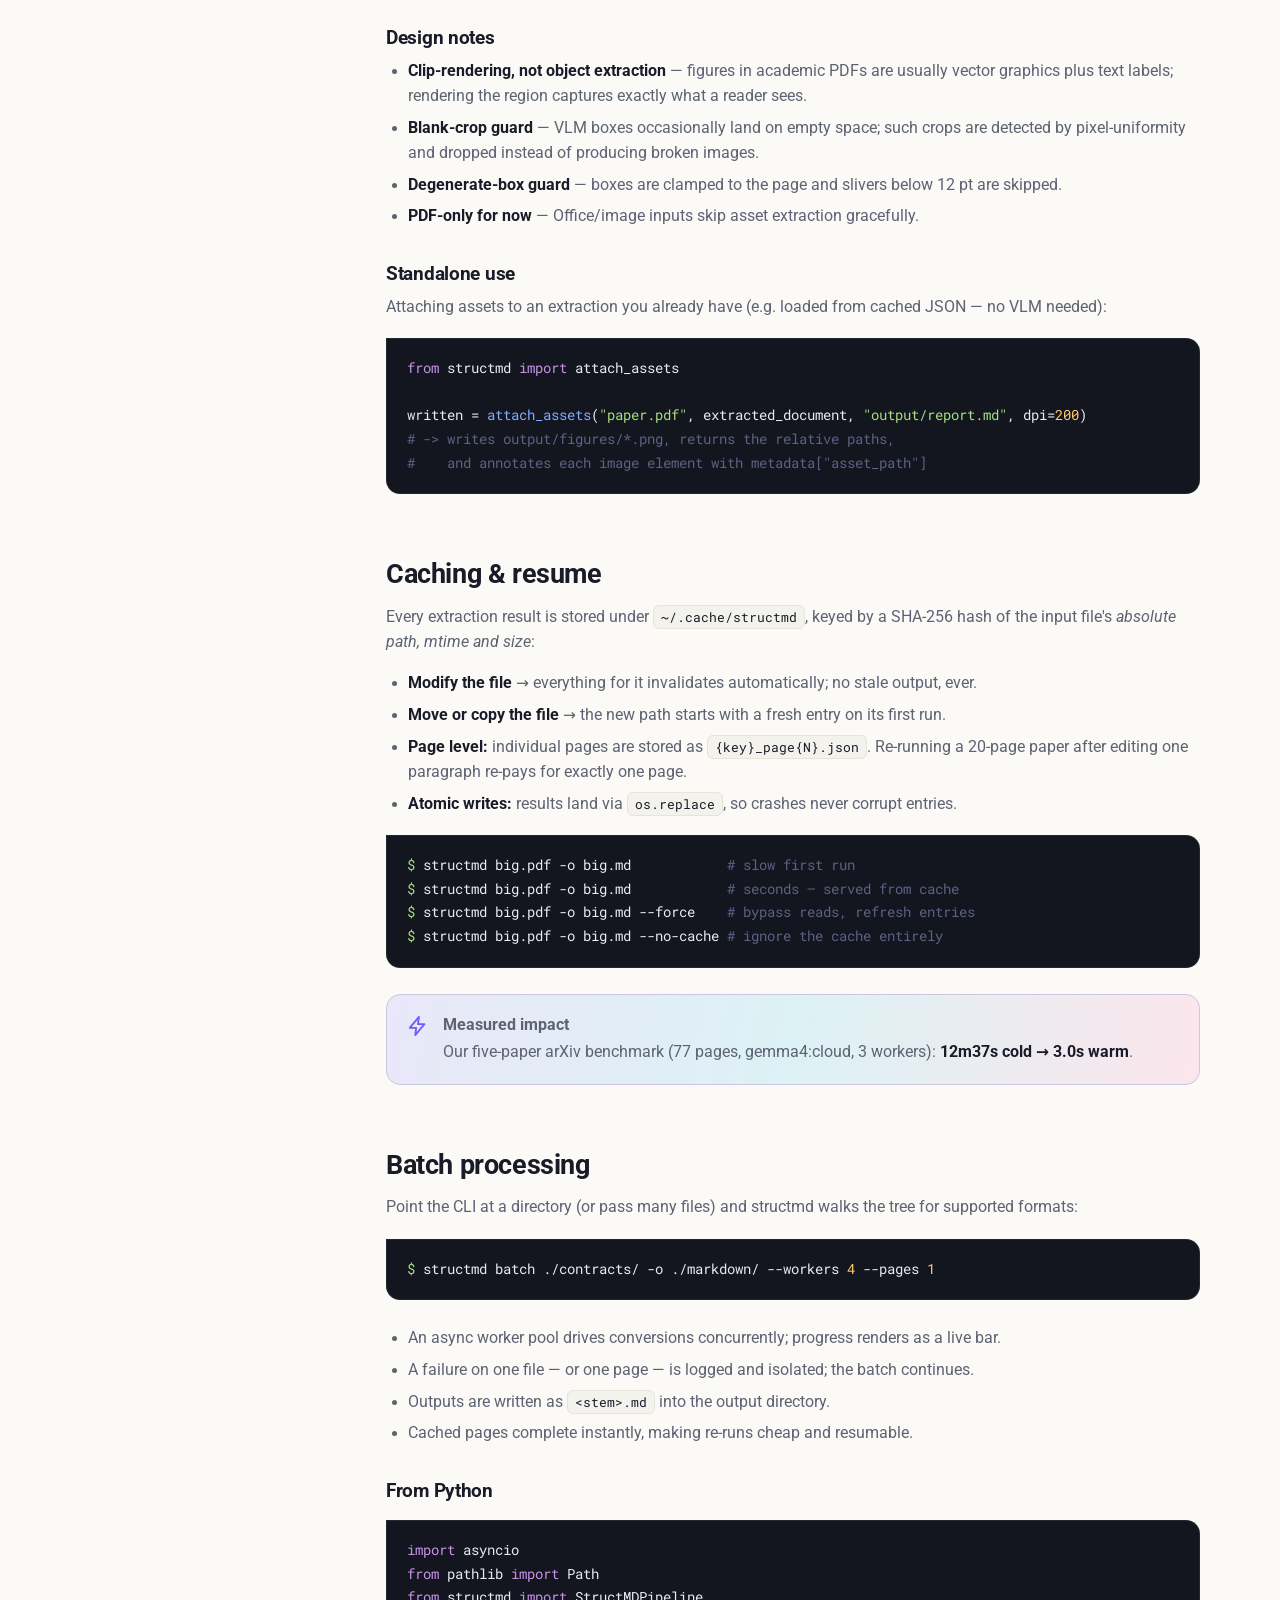
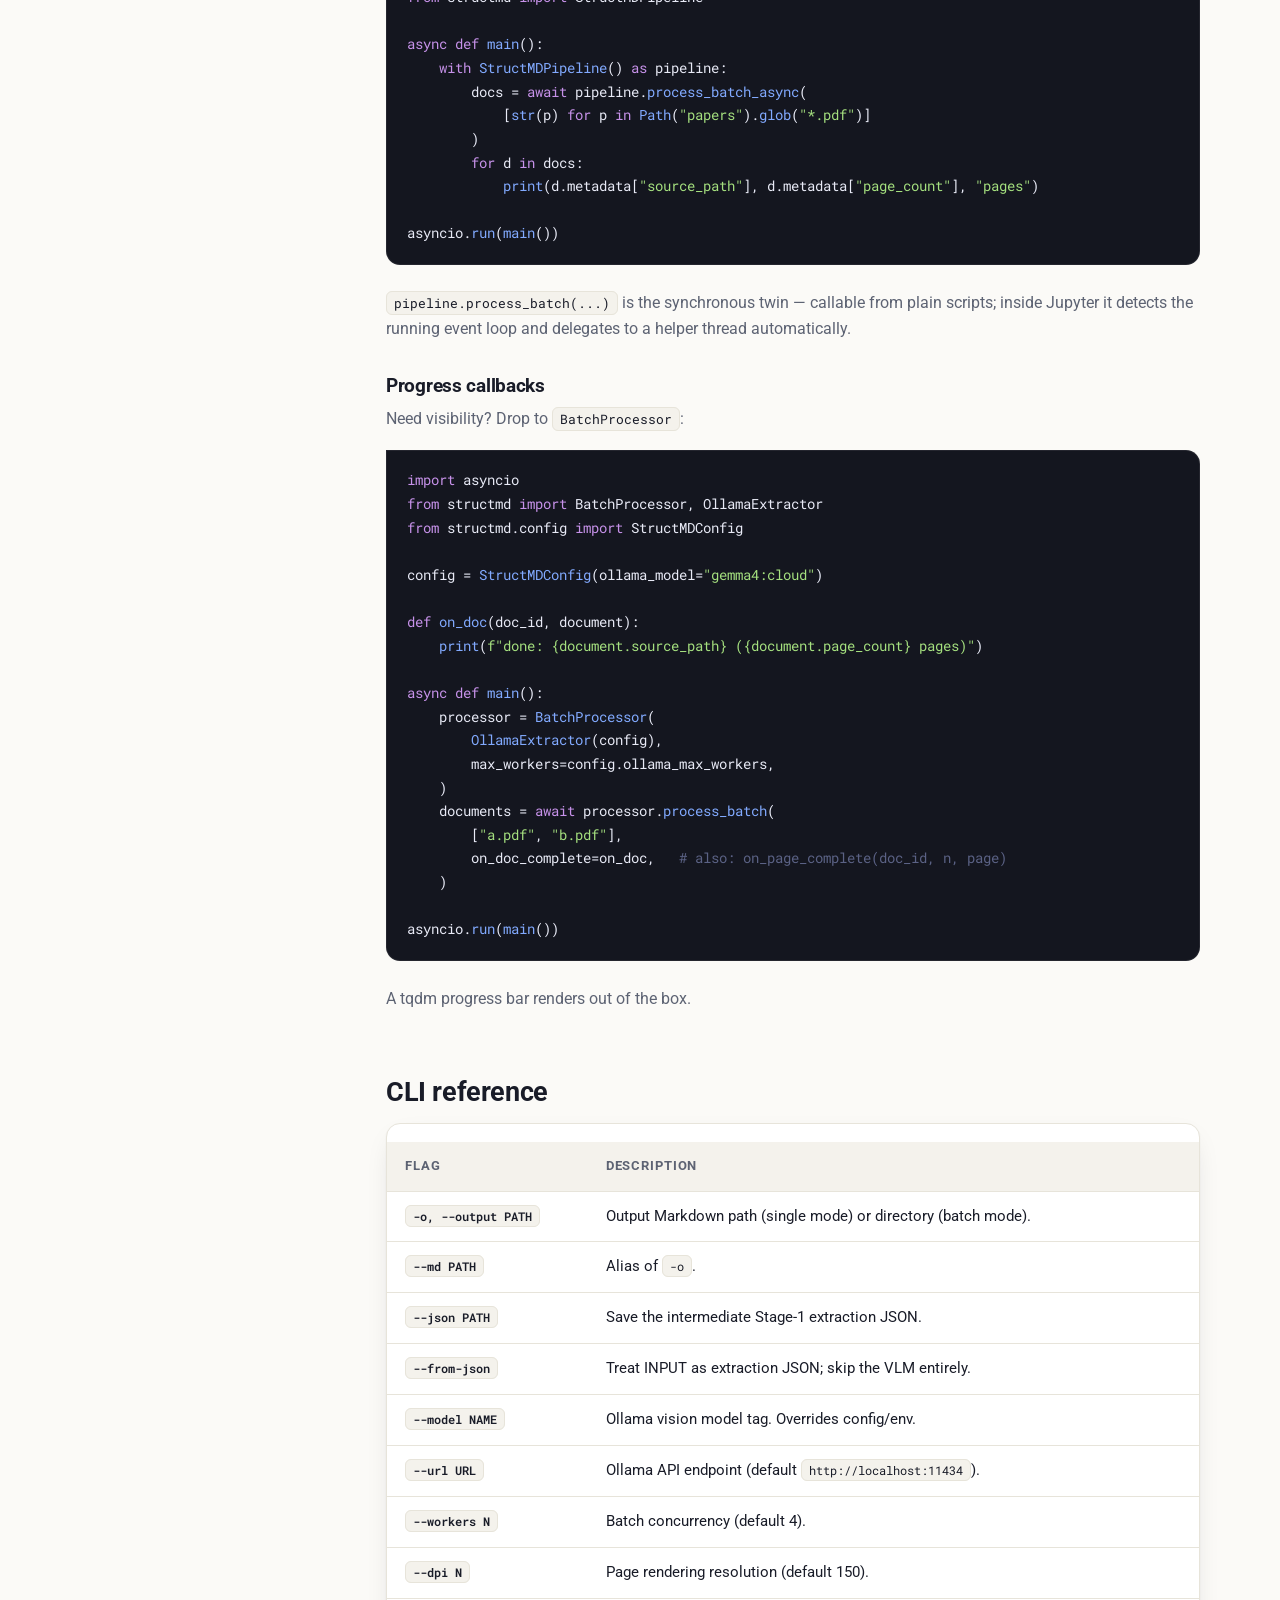
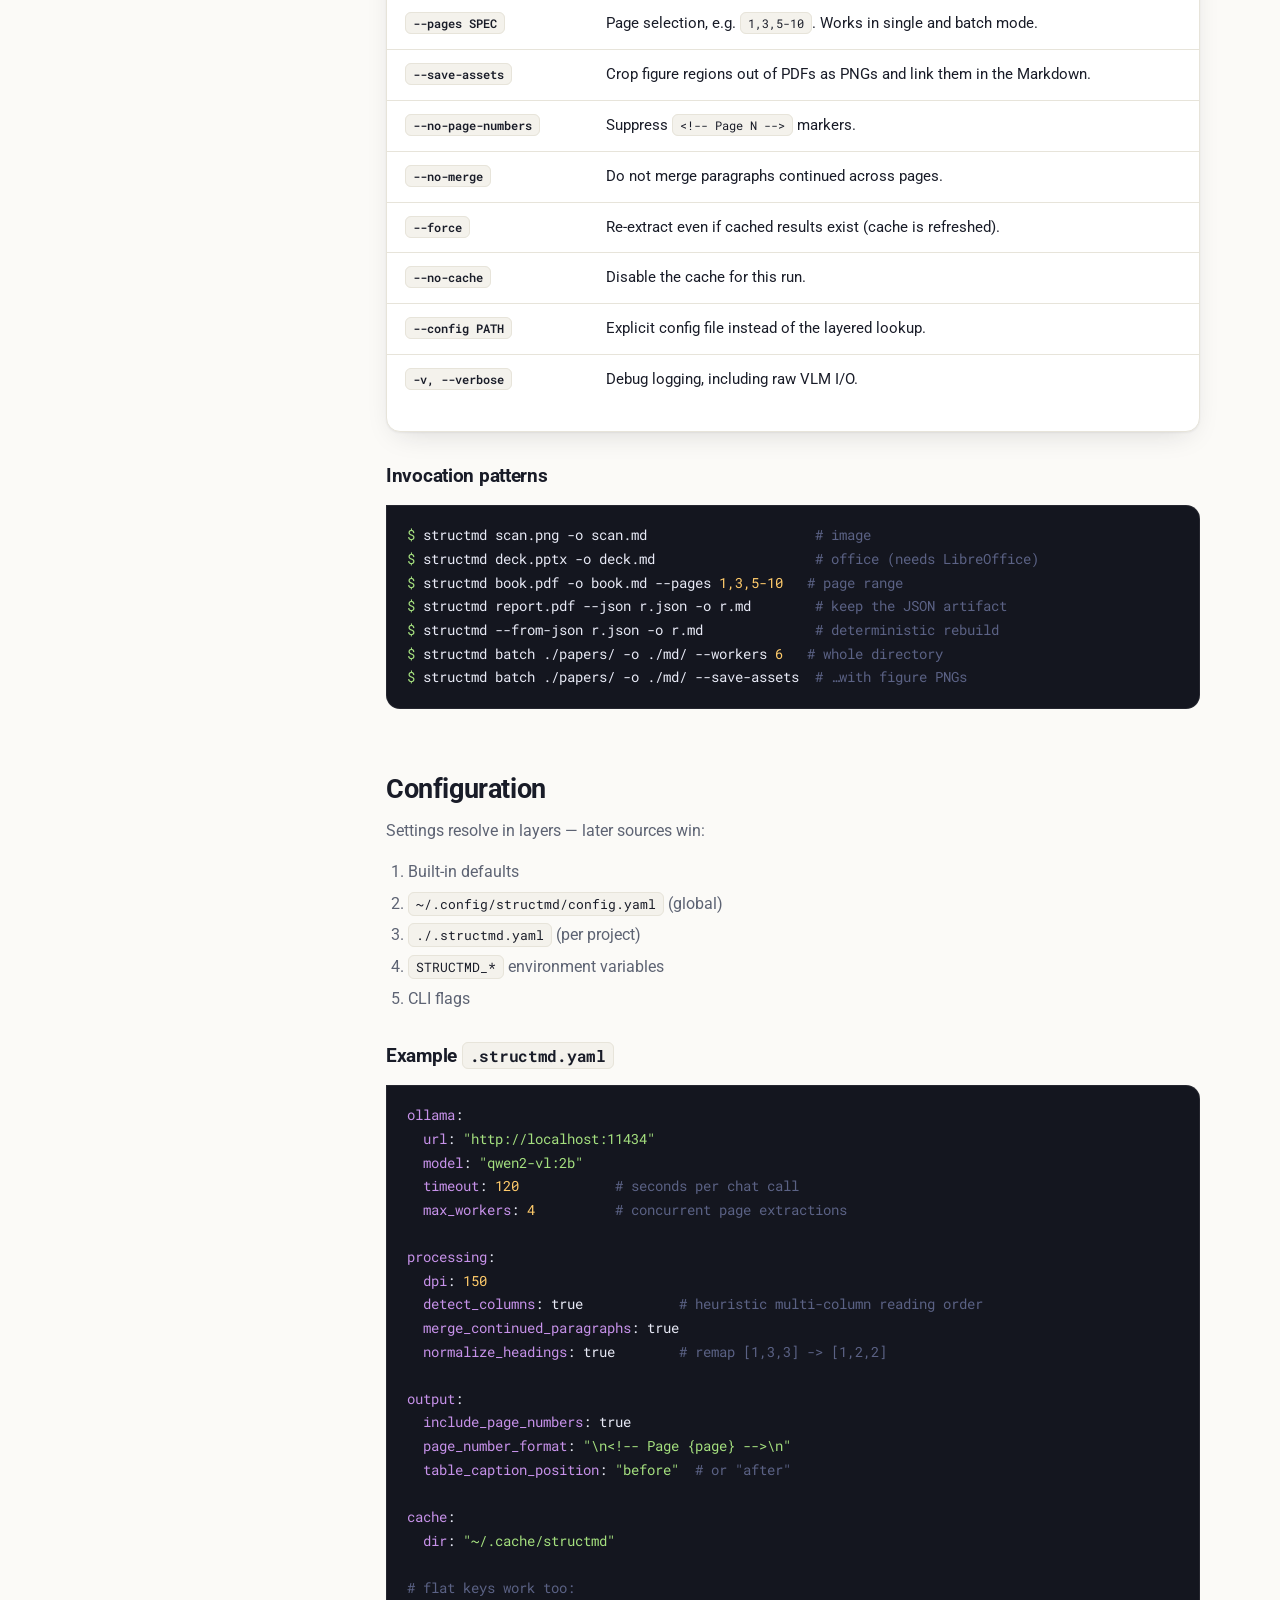
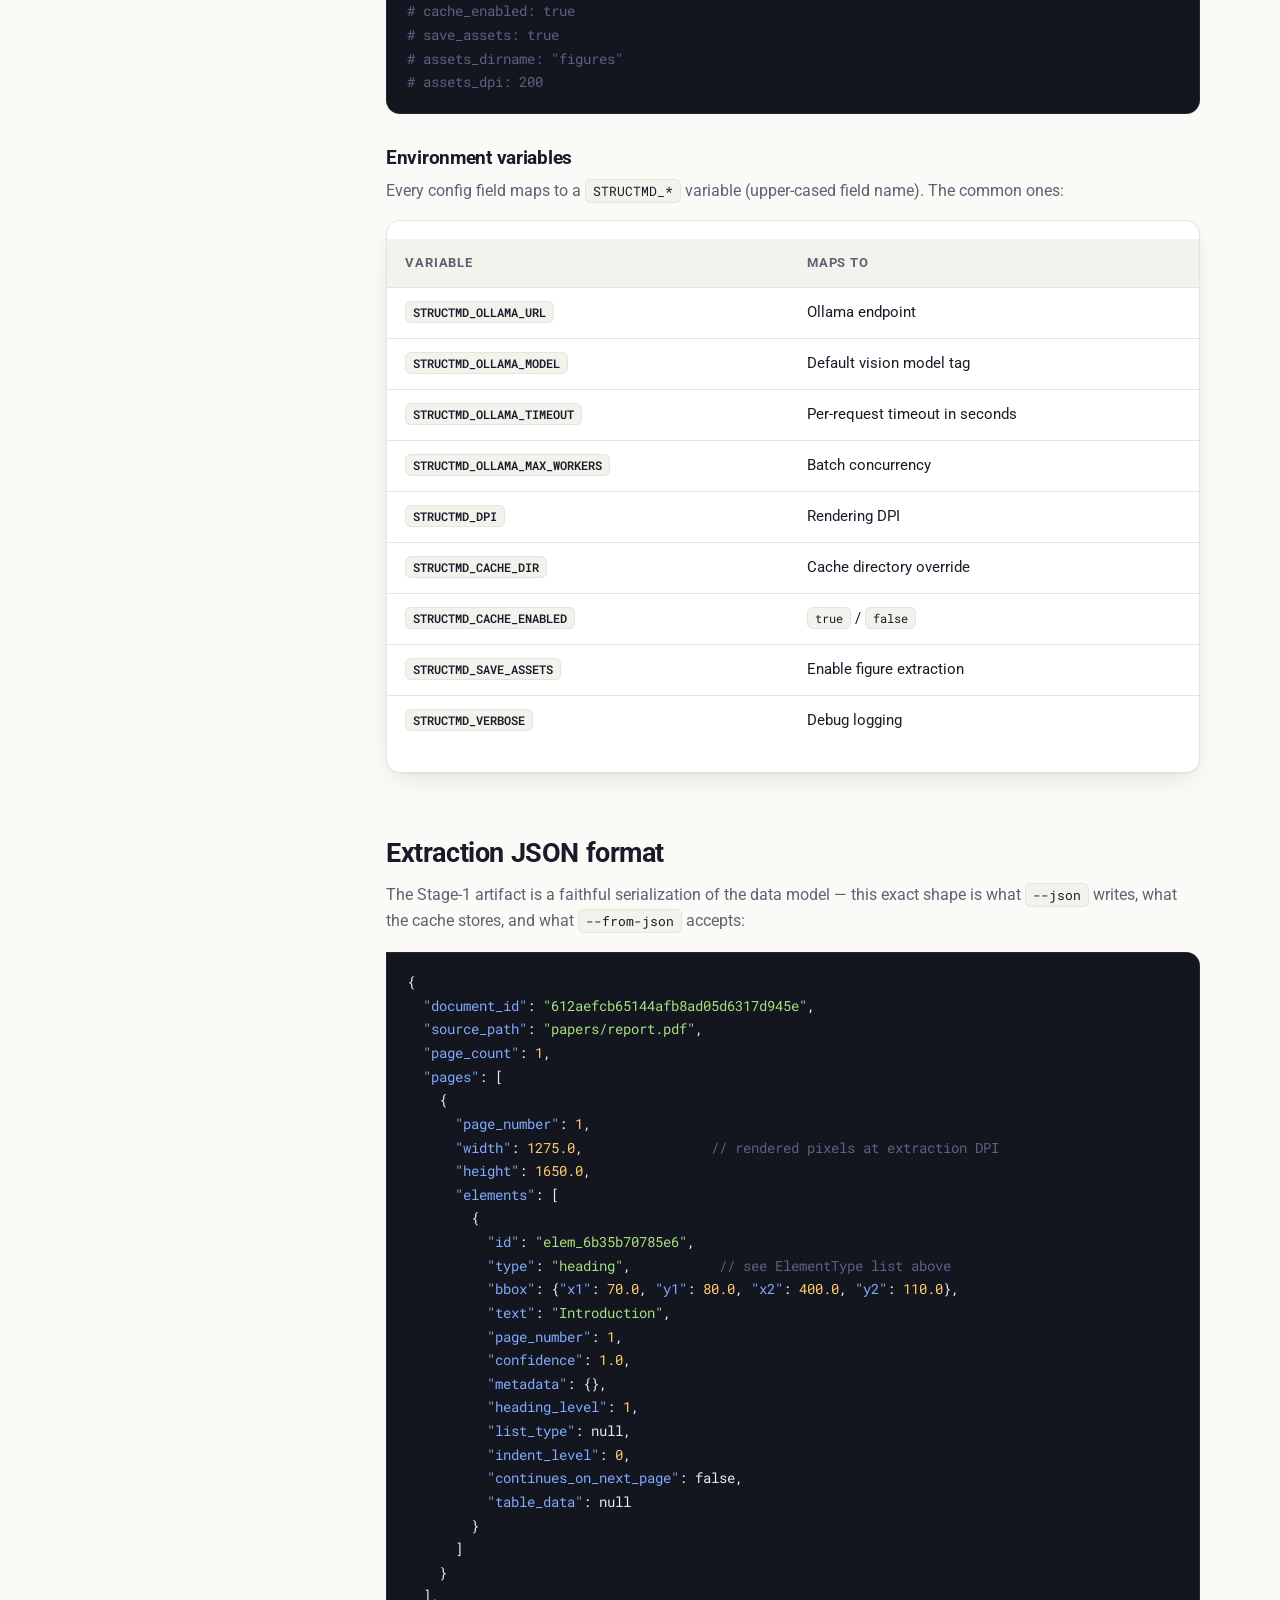
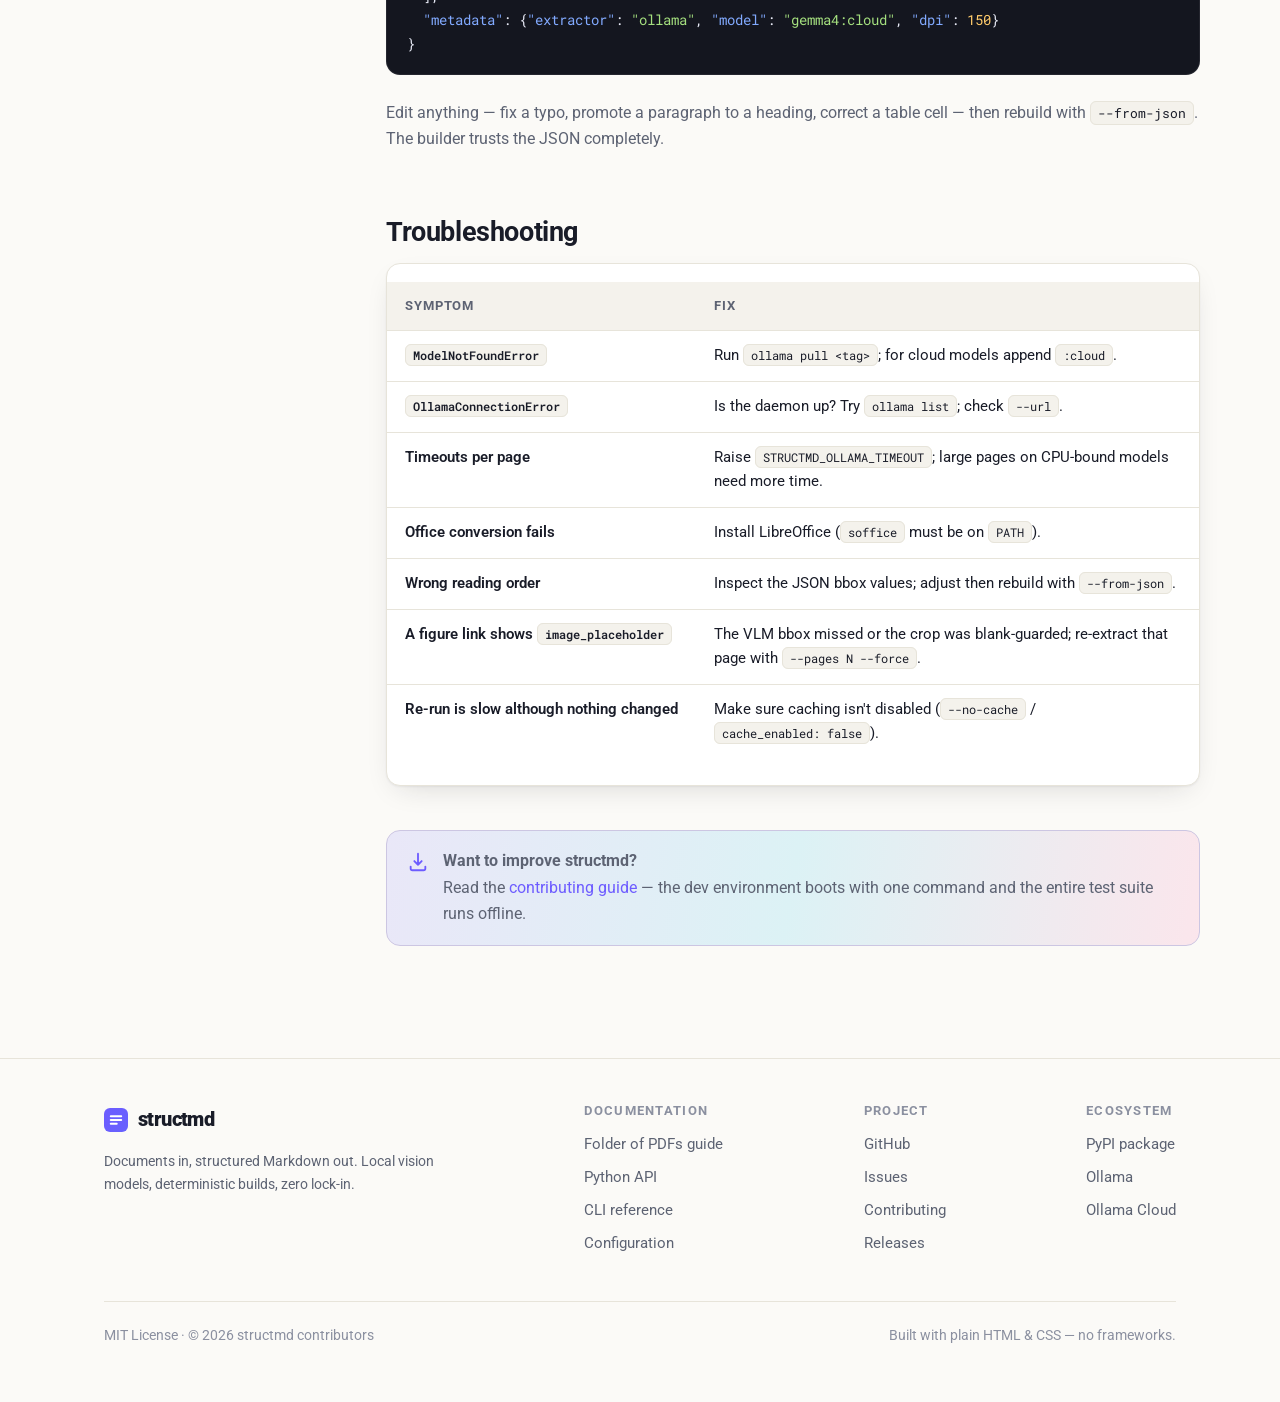
<file: docs/docs.html>
<!DOCTYPE html>
<html lang="en">
<head>
  <meta charset="UTF-8">
  <meta name="viewport" content="width=device-width, initial-scale=1.0">
  <title>Documentation — structmd</title>
  <meta name="description" content="Full documentation for structmd: installation, Ollama setup (local and cloud), batch-converting a folder of PDFs, the complete Python API, CLI reference, configuration, caching and figure extraction.">
  <link rel="preconnect" href="https://fonts.googleapis.com">
  <link rel="preconnect" href="https://fonts.gstatic.com" crossorigin>
  <link href="https://fonts.googleapis.com/css2?family=Roboto:wght@300;400;500;700;900&family=Roboto+Mono:wght@400;500;700&display=swap" rel="stylesheet">
  <link rel="stylesheet" href="assets/styles.css">
  <link rel="icon" type="image/svg+xml" href='data:image/svg+xml,<svg xmlns="http://www.w3.org/2000/svg" viewBox="0 0 32 32"><defs><linearGradient id="i" x1="0" y1="0" x2="32" y2="32"><stop offset="0" stop-color="%236d5cff"/><stop offset=".55" stop-color="%2300b3e6"/><stop offset="1" stop-color="%23ff4f9a"/></linearGradient></defs><rect width="32" height="32" rx="8" fill="url(%23i)"/><path d="M9 11h14M9 16h14M9 21h8" stroke="white" stroke-width="2.6" stroke-linecap="round"/></svg>'>
</head>
<body>

  <!-- ============================== NAV ============================== -->
  <nav class="nav">
    <div class="nav-inner">
      <a class="brand" href="index.html">
        <svg class="mark" width="27" height="27" viewBox="0 0 32 32" aria-hidden="true">
          <defs>
            <linearGradient id="lg-nav" x1="0" y1="0" x2="32" y2="32">
              <stop offset="0" stop-color="#6d5cff"/>
              <stop offset="0.55" stop-color="#00b3e6"/>
              <stop offset="1" stop-color="#ff4f9a"/>
            </linearGradient>
          </defs>
          <rect width="32" height="32" rx="8" fill="url(#lg-nav)"/>
          <path d="M9 11h14M9 16h14M9 21h8" stroke="#fff" stroke-width="2.6" stroke-linecap="round"/>
        </svg>
        structmd
      </a>
      <button class="menu-btn" aria-label="Toggle navigation">
        <svg width="22" height="22" viewBox="0 0 24 24" fill="none" stroke="currentColor" stroke-width="2" stroke-linecap="round"><path d="M4 7h16M4 12h16M4 17h16"/></svg>
      </button>
      <div class="nav-links">
        <a href="index.html#architecture">Architecture</a>
        <a href="index.html#features">Features</a>
        <a href="index.html#quickstart">Quick start</a>
        <a href="docs.html" class="active">Docs</a>
        <a href="https://github.com/umar052001/structmd" target="_blank" rel="noopener">GitHub</a>
        <a class="nav-cta" href="https://pypi.org/project/structmd/" target="_blank" rel="noopener">PyPI</a>
        <button class="theme-toggle" aria-label="Toggle dark mode">
          <svg class="moon" width="17" height="17" viewBox="0 0 24 24" fill="none" stroke="currentColor" stroke-width="2" stroke-linecap="round"><path d="M21 12.8A9 9 0 1 1 11.2 3a7 7 0 0 0 9.8 9.8z"/></svg>
          <svg class="sun" width="17" height="17" viewBox="0 0 24 24" fill="none" stroke="currentColor" stroke-width="2" stroke-linecap="round"><circle cx="12" cy="12" r="4.5"/><path d="M12 2v2.5M12 19.5V22M2 12h2.5M19.5 12H22M4.9 4.9l1.8 1.8M17.3 17.3l1.8 1.8M19.1 4.9l-1.8 1.8M6.7 17.3l-1.8 1.8"/></svg>
        </button>
      </div>
    </div>
  </nav>

  <main class="wrap docs-layout">

    <!-- ============================ SIDEBAR ============================ -->
    <aside class="sidebar" aria-label="Documentation sections">
      <div class="side-group">
        <div class="side-title">Getting started</div>
        <a class="side-link" href="#installation">Installation</a>
        <a class="side-link" href="#ollama-setup">Ollama setup</a>
        <a class="side-link" href="#first-conversion">First conversion</a>
      </div>
      <div class="side-group">
        <div class="side-title">Guides</div>
        <a class="side-link" href="#folder-of-pdfs">Convert a folder of PDFs</a>
        <a class="side-link" href="#two-stage">The two-stage workflow</a>
        <a class="side-link" href="#figures">Figure extraction</a>
        <a class="side-link" href="#caching">Caching &amp; resume</a>
      </div>
      <div class="side-group">
        <div class="side-title">Reference</div>
        <a class="side-link" href="#python-api">Python API</a>
        <a class="side-link" href="#batch">Batch processing</a>
        <a class="side-link" href="#cli-reference">CLI reference</a>
        <a class="side-link" href="#configuration">Configuration</a>
        <a class="side-link" href="#json-artifact">Extraction JSON format</a>
        <a class="side-link" href="#troubleshooting">Troubleshooting</a>
      </div>
    </aside>

    <!-- ============================ CONTENT ============================ -->
    <article class="doc-content">

      <h2 id="installation">Installation</h2>
      <p>structmd requires <strong>Python 3.9+</strong> and a reachable <a href="https://ollama.com" target="_blank" rel="noopener">Ollama</a> server (local daemon or Ollama Cloud).</p>

      <h3>Core package</h3>
      <div class="codebox"><pre><span class="c-prompt">$</span> pip install <span class="s">"structmd[pdf]"</span>   <span class="c"># uv: uv add "structmd[pdf]"</span></pre></div>

      <h3>Format extras</h3>
      <div class="tablewrap">
        <table class="tbl">
          <thead><tr><th>Extra</th><th>Installs</th><th>Needed for</th></tr></thead>
          <tbody>
            <tr><td><code class="inline-code">[pdf]</code></td><td>PyMuPDF</td><td>PDF rendering — also powers figure extraction</td></tr>
            <tr><td><code class="inline-code">[office]</code></td><td>PyMuPDF</td><td>Office documents (routed through LibreOffice → PDF)</td></tr>
            <tr><td><code class="inline-code">[all]</code></td><td>everything</td><td>one-stop install</td></tr>
          </tbody>
        </table>
      </div>
      <p>Images (<code class="inline-code">.png</code>, <code class="inline-code">.jpg</code>, <code class="inline-code">.webp</code>, <code class="inline-code">.tiff</code>, <code class="inline-code">.bmp</code>) work with the core install.
         Office conversion additionally needs <strong>LibreOffice</strong> (<code class="inline-code">soffice</code>) on your <code class="inline-code">PATH</code>.</p>

      <h3>From source (development)</h3>
      <div class="codebox"><pre><span class="c-prompt">$</span> git clone https://github.com/umar052001/structmd.git
<span class="c-prompt">$</span> cd structmd
<span class="c-prompt">$</span> uv sync --extra all --extra dev
<span class="c-prompt">$</span> uv run pytest</pre></div>

      <h2 id="ollama-setup">Ollama setup</h2>

      <h3>Local models (fully private)</h3>
      <p>Install the Ollama daemon, then pull any vision-capable model:</p>
      <div class="codebox"><pre><span class="c-prompt">$</span> ollama pull qwen2-vl:2b       <span class="c"># ~1.6 GB, good default</span>
<span class="c-prompt">$</span> ollama pull smolvlm           <span class="c"># small &amp; fast on CPUs</span></pre></div>
      <p>structmd talks to <code class="inline-code">http://localhost:11434</code> by default. If your model tag is missing the
         <code class="inline-code">:latest</code> suffix, structmd appends it automatically after checking <code class="inline-code">/api/tags</code>.</p>

      <h3>Ollama Cloud models</h3>
      <p>Cloud models run through the exact same local API — the daemon proxies requests to ollama.com,
         so no code changes are needed:</p>
      <div class="codebox"><pre><span class="c-prompt">$</span> ollama signin                <span class="c"># one-time account link</span>
<span class="c-prompt">$</span> ollama pull gemma4:cloud     <span class="c"># registers the remote model locally</span>
<span class="c-prompt">$</span> structmd paper.pdf -o paper.md --model gemma4:cloud</pre></div>
      <div class="callout">
        <svg viewBox="0 0 24 24" fill="none" stroke="currentColor" stroke-width="2" stroke-linecap="round" stroke-linejoin="round"><circle cx="12" cy="12" r="9"/><path d="M12 8h.01M11 12h1v4h1"/></svg>
        <p><span class="callout-title">Privacy note</span>
        Local models never send your documents anywhere. Cloud models route page images through Ollama's
        infrastructure — choose based on your data sensitivity. Cloud inference is also typically <em>faster</em>
        than CPU-bound local models; raise <code class="inline-code">STRUCTMD_OLLAMA_TIMEOUT</code> if you hit timeouts on large pages.</p>
      </div>

      <h2 id="first-conversion">First conversion</h2>
      <div class="codebox"><pre><span class="c-prompt">$</span> structmd report.pdf -o report.md --json report.json

<span class="c-dim">Extracting</span> <span class="c-hl">12 pages</span> <span class="c-dim">━━━━━━━━━━━━</span> <span class="c-ok">100%</span>
<span class="c-ok">✓</span> wrote <span class="c-hl">report.md</span></pre></div>
      <p>Add <code class="inline-code">--json</code> when you want the Stage-1 artifact on disk. It is optional — but keep it:
         it is your editable source of truth (see <a href="#two-stage">the two-stage workflow</a>).</p>

      <!-- =========================================================== -->
      <h2 id="folder-of-pdfs">Convert a folder of PDFs</h2>
      <p>The most common job: point structmd at a directory and get one <code class="inline-code">.md</code> per document.
         Here is a complete, runnable script:</p>

      <div class="codebox"><pre><span class="k">from</span> <span class="p">pathlib</span> <span class="k">import</span> <span class="p">Path</span>

<span class="k">from</span> <span class="p">structmd</span> <span class="k">import</span> <span class="p">StructMDPipeline</span>
<span class="k">from</span> <span class="p">structmd.config</span> <span class="k">import</span> <span class="p">StructMDConfig</span>

<span class="c"># 1. Configure once — these settings apply to every document.</span>
<span class="p">config =</span> <span class="f">StructMDConfig</span>(
    ollama_model=<span class="s">"gemma4:cloud"</span>,   <span class="c"># or a local tag, e.g. "qwen2-vl:2b"</span>
    ollama_max_workers=<span class="n">3</span>,          <span class="c"># pages processed concurrently</span>
    save_assets=<span class="kc">True</span>,              <span class="c"># crop figures out as PNGs</span>
)

<span class="c"># 2. Collect inputs. rglob walks subfolders; glob is top-level only.</span>
<span class="p">pdfs =</span> <span class="f">sorted</span>(<span class="f">Path</span>(<span class="s">"papers"</span>).<span class="f">rglob</span>(<span class="s">"*.pdf"</span>))
<span class="f">print</span>(<span class="s">f"Found {len(pdfs)} PDFs"</span>)

<span class="c"># 3. Run. All pages of all documents share one async worker pool,</span>
<span class="c">#    and finished pages are cached individually.</span>
<span class="k">with</span> <span class="f">StructMDPipeline</span>(config) <span class="k">as</span> <span class="p">pipeline:</span>
    <span class="p">documents = pipeline.</span><span class="f">process_batch</span>(
        [<span class="f">str</span>(p) <span class="k">for</span> p <span class="k">in</span> pdfs],
        output_dir=<span class="s">"markdown"</span>,     <span class="c"># anchors figure assets at markdown/figures/</span>
    )

<span class="c"># 4. Write the Markdown files.</span>
<span class="k">for</span> <span class="p">doc</span> <span class="k">in</span> <span class="p">documents:</span>
    <span class="p">stem =</span> <span class="f">Path</span>(doc.metadata[<span class="s">"source_path"</span>]).stem
    <span class="p">target =</span> <span class="f">Path</span>(<span class="s">"markdown"</span>) / <span class="s">f"{stem}.md"</span>
    doc.<span class="f">save</span>(<span class="f">str</span>(target))
    <span class="f">print</span>(<span class="s">f"{target}  ({doc.metadata['page_count']} pages)"</span>)</pre></div>

      <h3>What each import gives you</h3>
      <div class="tablewrap">
        <table class="tbl">
          <thead><tr><th>Import</th><th>Why</th></tr></thead>
          <tbody>
            <tr><td><code class="inline-code">pathlib.Path</code></td><td>stdlib — walking the folder and building output paths</td></tr>
            <tr><td><code class="inline-code">structmd.StructMDPipeline</code></td><td>the orchestrator: converters + extractor + builder + cache, wired together</td></tr>
            <tr><td><code class="inline-code">structmd.config.StructMDConfig</code></td><td>typed configuration dataclass; every CLI/env option is a field on it</td></tr>
          </tbody>
        </table>
      </div>

      <h3>Behavior you get for free</h3>
      <ul>
        <li><strong>Parallelism</strong> — all pages from all PDFs flow through one worker pool
            (<code class="inline-code">ollama_max_workers</code>), not one PDF at a time.</li>
        <li><strong>Resumability</strong> — each extracted page is cached under <code class="inline-code">~/.cache/structmd</code>.
            Interrupted a 500-page run at page 200? Re-run it; only pages 201+ hit the model.</li>
        <li><strong>Failure isolation</strong> — one corrupt PDF logs an error and is skipped; the rest of the batch completes.</li>
        <li><strong>Mixed inputs</strong> — pass <code class="inline-code">.docx</code>, <code class="inline-code">.pptx</code>, images, anything supported;
            they ride the same pool.</li>
      </ul>

      <p>The CLI equivalent:</p>
      <div class="codebox"><pre><span class="c-prompt">$</span> structmd batch ./papers/ -o markdown/ --save-assets</pre></div>

      <!-- =========================================================== -->
      <h2 id="python-api">Python API</h2>
      <p>Everything in this section is importable from the package root:
         <code class="inline-code">from structmd import StructMDPipeline, StructMDConfig, …</code></p>

      <h3>StructMDPipeline</h3>
      <p>The high-level facade. It wires converter → extractor → builder, manages the cache lifecycle,
         and works as a context manager so HTTP resources are released on exit.</p>
      <div class="codebox"><pre><span class="k">from</span> <span class="p">structmd</span> <span class="k">import</span> <span class="p">StructMDPipeline, StructMDConfig</span>

<span class="p">config =</span> <span class="f">StructMDConfig</span>(
    ollama_model=<span class="s">"qwen2-vl:2b"</span>,          <span class="c"># any Ollama vision tag</span>
    ollama_url=<span class="s">"http://localhost:11434"</span>,  <span class="c"># default</span>
)

<span class="k">with</span> <span class="f">StructMDPipeline</span>(config) <span class="k">as</span> <span class="p">pipeline:</span>
    <span class="p">result = pipeline.</span><span class="f">process</span>(
        <span class="s">"report.pdf"</span>,
        output_json=<span class="s">"report.json"</span>,   <span class="c"># optional: keep Stage 1 output</span>
        output_md=<span class="s">"report.md"</span>,       <span class="c"># optional: write final Markdown</span>
    )
    <span class="f">print</span>(result.title)                      <span class="c"># from the first heading</span>
    <span class="f">print</span>(result.content[:<span class="n">200</span>])              <span class="c"># the Markdown itself</span>
    <span class="f">print</span>(result.metadata[<span class="s">"page_count"</span>])     <span class="c"># 12</span></pre></div>

      <h3>Pipeline methods</h3>
      <div class="tablewrap">
        <table class="tbl">
          <thead><tr><th>Method</th><th>Returns</th><th>Description</th></tr></thead>
          <tbody>
            <tr>
              <td><code class="inline-code">process(input_path, output_json=None, output_md=None,<br>pages=None, force=False)</code></td>
              <td><code class="inline-code">MarkdownDocument</code></td>
              <td>Full pipeline: convert → extract → build. Writes files when paths are given.</td>
            </tr>
            <tr>
              <td><code class="inline-code">extract_only(input_path, output_json=None,<br>pages=None, force=False)</code></td>
              <td><code class="inline-code">ExtractedDocument</code></td>
              <td>Stage 1 only. Results cached per page.</td>
            </tr>
            <tr>
              <td><code class="inline-code">build_from_json(json_path, output_md=None)</code></td>
              <td><code class="inline-code">MarkdownDocument</code></td>
              <td>Stage 2 only. No VLM call, no source file needed.</td>
            </tr>
            <tr>
              <td><code class="inline-code">process_batch(paths, pages=None,<br>force=False, output_dir=None)</code></td>
              <td><code class="inline-code">list[MarkdownDocument]</code></td>
              <td>Synchronous batch over a shared worker pool. Safe in scripts and Jupyter.</td>
            </tr>
            <tr>
              <td><code class="inline-code">process_batch_async(...)</code></td>
              <td>same</td>
              <td>Async variant for code already running inside an event loop.</td>
            </tr>
          </tbody>
        </table>
      </div>
      <p><code class="inline-code">pages</code> takes a list of 1-indexed page numbers — e.g. <code class="inline-code">[1, 3, 5, 6, 7]</code>.
         Selected pages keep their true numbers throughout extraction, caching, and output markers.</p>

      <h3>MarkdownDocument</h3>
      <div class="tablewrap">
        <table class="tbl">
          <thead><tr><th>Field</th><th>Type</th><th>Description</th></tr></thead>
          <tbody>
            <tr><td><code class="inline-code">title</code></td><td><code class="inline-code">str | None</code></td><td>Document title (first H1 candidate).</td></tr>
            <tr><td><code class="inline-code">content</code></td><td><code class="inline-code">str</code></td><td>The final Markdown.</td></tr>
            <tr><td><code class="inline-code">metadata</code></td><td><code class="inline-code">dict</code></td><td>Includes <code class="inline-code">source_path</code>, <code class="inline-code">page_count</code>, <code class="inline-code">model</code>, <code class="inline-code">dpi</code>.</td></tr>
          </tbody>
        </table>
      </div>
      <p><code class="inline-code">.save(path)</code> writes the file (prepends <code class="inline-code"># title</code> when appropriate) and returns the <code class="inline-code">Path</code>.</p>

      <h3>The extraction data model</h3>
      <p><code class="inline-code">ExtractedDocument</code> holds <code class="inline-code">pages: list[ExtractedPage]</code>; each page holds
         <code class="inline-code">elements: list[DocumentElement]</code>. Every element carries:</p>
      <div class="tablewrap">
        <table class="tbl">
          <thead><tr><th>Field</th><th>Type</th><th>Description</th></tr></thead>
          <tbody>
            <tr><td><code class="inline-code">type</code></td><td><code class="inline-code">ElementType</code></td><td><code class="inline-code">heading</code>, <code class="inline-code">paragraph</code>, <code class="inline-code">table</code>, <code class="inline-code">list_item</code>, <code class="inline-code">caption</code>, <code class="inline-code">image</code>, <code class="inline-code">code_block</code>, <code class="inline-code">blockquote</code>, <code class="inline-code">footnote</code>, <code class="inline-code">header</code>, <code class="inline-code">footer</code>, <code class="inline-code">page_number</code>, <code class="inline-code">horizontal_rule</code></td></tr>
            <tr><td><code class="inline-code">text</code></td><td><code class="inline-code">str</code></td><td>Element content (tables use <code class="inline-code">table_data</code>).</td></tr>
            <tr><td><code class="inline-code">bbox</code></td><td><code class="inline-code">BoundingBox | None</code></td><td>Pixel coordinates on the rendered page, top-left origin.</td></tr>
            <tr><td><code class="inline-code">page_number</code></td><td><code class="inline-code">int</code></td><td>True 1-indexed page number.</td></tr>
            <tr><td><code class="inline-code">table_data</code></td><td><code class="inline-code">list[list[str]] | None</code></td><td>Rows for <code class="inline-code">table</code> elements.</td></tr>
            <tr><td><code class="inline-code">heading_level</code></td><td><code class="inline-code">int | None</code></td><td>Depth for <code class="inline-code">heading</code> elements.</td></tr>
            <tr><td><code class="inline-code">confidence</code></td><td><code class="inline-code">float</code></td><td>VLM self-reported confidence.</td></tr>
            <tr><td><code class="inline-code">metadata</code></td><td><code class="inline-code">dict</code></td><td>Extensible — figure assets record <code class="inline-code">asset_path</code> here.</td></tr>
          </tbody>
        </table>
      </div>
      <p>All three models serialize cleanly: <code class="inline-code">.to_dict()</code> / <code class="inline-code">.from_dict()</code> /
         <code class="inline-code">.to_json()</code> / <code class="inline-code">.from_json()</code>, plus
         <code class="inline-code">ExtractedDocument.save_json(path)</code>.</p>

      <h3>Lower-level components</h3>
      <div class="tablewrap">
        <table class="tbl">
          <thead><tr><th>Class</th><th>Purpose</th></tr></thead>
          <tbody>
            <tr>
              <td><code class="inline-code">BatchProcessor(extractor, max_workers=4, dpi=150,<br>converters=None, cache=None, force=False)</code></td>
              <td>The async engine under the pipeline. <code class="inline-code">await process_batch(paths, on_page_complete=None,<br>on_doc_complete=None, pages=None)</code> returns
                  <code class="inline-code">list[ExtractedDocument]</code>. Callbacks receive <code class="inline-code">(doc_id, document)</code> /
                  <code class="inline-code">(doc_id, page_number, page)</code>.</td>
            </tr>
            <tr>
              <td><code class="inline-code">AssetExtractor(dpi=200)</code></td>
              <td>Figure cropping — see <a href="#figures">Figure extraction</a>.</td>
            </tr>
            <tr>
              <td><code class="inline-code">attach_assets(source_path, document,<br>markdown_output_path, dpi=200, dirname="figures")</code></td>
              <td>Convenience wrapper that crops figures beside a Markdown target and annotates elements in place.</td>
            </tr>
            <tr>
              <td><code class="inline-code">CacheManager(cache_dir="~/.cache/structmd")</code></td>
              <td>Content-addressed JSON cache with document-level (<code class="inline-code">load</code>/<code class="inline-code">save</code>)
                  and page-level (<code class="inline-code">load_page</code>/<code class="inline-code">save_page</code>) APIs, atomic writes,
                  and explicit <code class="inline-code">invalidate(file_path)</code>.</td>
            </tr>
            <tr>
              <td><code class="inline-code">OllamaExtractor(config)</code></td>
              <td>Stage 1 standalone: <code class="inline-code">extract_page(image, page_number)</code>,
                  <code class="inline-code">extract_document(images)</code>, async twins included.</td>
            </tr>
            <tr>
              <td><code class="inline-code">MarkdownBuilder(config=None)</code></td>
              <td>Stage 2 standalone: <code class="inline-code">build(extracted) -&gt; MarkdownDocument</code>. Pure functions only.</td>
            </tr>
          </tbody>
        </table>
      </div>

      <h3>Exceptions</h3>
      <p>All derive from <code class="inline-code">structmd.core.StructMDError</code>:
         <code class="inline-code">OllamaConnectionError</code>, <code class="inline-code">ModelNotFoundError</code>,
         <code class="inline-code">ConversionError</code>, <code class="inline-code">CacheError</code>.</p>

      <!-- =========================================================== -->
      <h2 id="two-stage">The two-stage workflow</h2>
      <p>structmd deliberately forbids the VLM from writing Markdown directly. Instead:</p>
      <ol>
        <li><strong>Stage 1 (model):</strong> each rendered page image is described as typed, positioned JSON elements.</li>
        <li><strong>Artifact:</strong> the JSON is saved and cached — inspectable, diffable, hand-editable.</li>
        <li><strong>Stage 2 (rules):</strong> a deterministic builder resolves columns, merges cross-page paragraphs,
            normalizes headings and emits Markdown. Identical JSON always yields identical bytes.</li>
      </ol>

      <p>This pays off in practice — extract once, iterate forever:</p>
      <div class="codebox"><pre><span class="k">from</span> <span class="p">structmd</span> <span class="k">import</span> <span class="p">StructMDPipeline</span>

<span class="k">with</span> <span class="f">StructMDPipeline</span>() <span class="k">as</span> <span class="p">pipeline:</span>
    <span class="c"># Stage 1 only: the VLM runs here (slow, cached afterwards)</span>
    <span class="p">doc = pipeline.</span><span class="f">extract_only</span>(<span class="s">"report.pdf"</span>, output_json=<span class="s">"report.json"</span>)

    <span class="c"># ... inspect / hand-edit report.json ...</span>
    <span class="c"># e.g. fix a heading level, correct a table cell, drop a stray footer.</span>

    <span class="c"># Stage 2 only: deterministic rebuild (instant, no VLM)</span>
    <span class="p">md = pipeline.</span><span class="f">build_from_json</span>(<span class="s">"report.json"</span>, output_md=<span class="s">"report.md"</span>)</pre></div>

      <p>Or from the shell:</p>
      <div class="codebox"><pre><span class="c-prompt">$</span> structmd report.pdf --json report.json -o report.md   <span class="c"># full run</span>
<span class="c-prompt">$</span> vim report.json                                       <span class="c"># fix the JSON</span>
<span class="c-prompt">$</span> structmd --from-json report.json -o report.md         <span class="c"># instant rebuild</span></pre></div>

      <!-- =========================================================== -->
      <h2 id="figures">Figure extraction</h2>
      <p>Set <code class="inline-code">save_assets=True</code> (or pass <code class="inline-code">--save-assets</code>) and every region the VLM
         flagged as an image is clip-rendered from the source PDF at <code class="inline-code">assets_dpi</code> (default 200)
         into <code class="inline-code">&lt;output_dir&gt;/figures/</code>. The Markdown links the real files:</p>

      <div class="codebox"><pre>![Diagram of the Vision Transformer architecture](figures/2010.11929_p03_1.png)</pre></div>

      <h3>Design notes</h3>
      <ul>
        <li><strong>Clip-rendering, not object extraction</strong> — figures in academic PDFs are usually vector
            graphics plus text labels; rendering the region captures exactly what a reader sees.</li>
        <li><strong>Blank-crop guard</strong> — VLM boxes occasionally land on empty space; such crops are detected
            by pixel-uniformity and dropped instead of producing broken images.</li>
        <li><strong>Degenerate-box guard</strong> — boxes are clamped to the page and slivers below 12 pt are skipped.</li>
        <li><strong>PDF-only for now</strong> — Office/image inputs skip asset extraction gracefully.</li>
      </ul>

      <h3>Standalone use</h3>
      <p>Attaching assets to an extraction you already have (e.g. loaded from cached JSON — no VLM needed):</p>
      <div class="codebox"><pre><span class="k">from</span> <span class="p">structmd</span> <span class="k">import</span> <span class="p">attach_assets</span>

<span class="p">written =</span> <span class="f">attach_assets</span>(<span class="s">"paper.pdf"</span>, extracted_document, <span class="s">"output/report.md"</span>, dpi=<span class="n">200</span>)
<span class="c"># -> writes output/figures/*.png, returns the relative paths,</span>
<span class="c">#    and annotates each image element with metadata["asset_path"]</span></pre></div>

      <!-- =========================================================== -->
      <h2 id="caching">Caching &amp; resume</h2>
      <p>Every extraction result is stored under <code class="inline-code">~/.cache/structmd</code>, keyed by a SHA-256 hash of the
         input file's <em>absolute path, mtime and size</em>:</p>
      <ul>
        <li><strong>Modify the file</strong> → everything for it invalidates automatically; no stale output, ever.</li>
        <li><strong>Move or copy the file</strong> → the new path starts with a fresh entry on its first run.</li>
        <li><strong>Page level:</strong> individual pages are stored as <code class="inline-code">{key}_page{N}.json</code>.
            Re-running a 20-page paper after editing one paragraph re-pays for exactly one page.</li>
        <li><strong>Atomic writes:</strong> results land via <code class="inline-code">os.replace</code>, so crashes never corrupt entries.</li>
      </ul>
      <div class="codebox"><pre><span class="c-prompt">$</span> structmd big.pdf -o big.md            <span class="c"># slow first run</span>
<span class="c-prompt">$</span> structmd big.pdf -o big.md            <span class="c"># seconds — served from cache</span>
<span class="c-prompt">$</span> structmd big.pdf -o big.md --force    <span class="c"># bypass reads, refresh entries</span>
<span class="c-prompt">$</span> structmd big.pdf -o big.md --no-cache <span class="c"># ignore the cache entirely</span></pre></div>
      <div class="callout">
        <svg viewBox="0 0 24 24" fill="none" stroke="currentColor" stroke-width="2" stroke-linecap="round" stroke-linejoin="round"><path d="M13 2L3 14h7l-1 8 10-12h-7l1-8z"/></svg>
        <p><span class="callout-title">Measured impact</span>
        Our five-paper arXiv benchmark (77 pages, gemma4:cloud, 3 workers):
        <strong>12m37s cold → 3.0s warm</strong>.</p>
      </div>

      <!-- =========================================================== -->
      <h2 id="batch">Batch processing</h2>
      <p>Point the CLI at a directory (or pass many files) and structmd walks the tree for supported formats:</p>
      <div class="codebox"><pre><span class="c-prompt">$</span> structmd batch ./contracts/ -o ./markdown/ --workers <span class="n">4</span> --pages <span class="n">1</span></pre></div>
      <ul>
        <li>An async worker pool drives conversions concurrently; progress renders as a live bar.</li>
        <li>A failure on one file — or one page — is logged and isolated; the batch continues.</li>
        <li>Outputs are written as <code class="inline-code">&lt;stem&gt;.md</code> into the output directory.</li>
        <li>Cached pages complete instantly, making re-runs cheap and resumable.</li>
      </ul>

      <h3>From Python</h3>
      <div class="codebox"><pre><span class="k">import</span> <span class="p">asyncio</span>
<span class="k">from</span> <span class="p">pathlib</span> <span class="k">import</span> <span class="p">Path</span>
<span class="k">from</span> <span class="p">structmd</span> <span class="k">import</span> <span class="p">StructMDPipeline</span>

<span class="k">async def</span> <span class="f">main</span>():
    <span class="k">with</span> <span class="f">StructMDPipeline</span>() <span class="k">as</span> <span class="p">pipeline:</span>
        <span class="p">docs =</span> <span class="k">await</span> pipeline.<span class="f">process_batch_async</span>(
            [<span class="f">str</span>(p) <span class="k">for</span> p <span class="k">in</span> <span class="f">Path</span>(<span class="s">"papers"</span>).<span class="f">glob</span>(<span class="s">"*.pdf"</span>)]
        )
        <span class="k">for</span> <span class="p">d</span> <span class="k">in</span> <span class="p">docs:</span>
            <span class="f">print</span>(d.metadata[<span class="s">"source_path"</span>], d.metadata[<span class="s">"page_count"</span>], <span class="s">"pages"</span>)

<span class="p">asyncio.</span><span class="f">run</span>(<span class="f">main</span>())</pre></div>
      <p><code class="inline-code">pipeline.process_batch(...)</code> is the synchronous twin — callable from plain scripts;
         inside Jupyter it detects the running event loop and delegates to a helper thread automatically.</p>

      <h3>Progress callbacks</h3>
      <p>Need visibility? Drop to <code class="inline-code">BatchProcessor</code>:</p>
      <div class="codebox"><pre><span class="k">import</span> <span class="p">asyncio</span>
<span class="k">from</span> <span class="p">structmd</span> <span class="k">import</span> <span class="p">BatchProcessor, OllamaExtractor</span>
<span class="k">from</span> <span class="p">structmd.config</span> <span class="k">import</span> <span class="p">StructMDConfig</span>

<span class="p">config =</span> <span class="f">StructMDConfig</span>(ollama_model=<span class="s">"gemma4:cloud"</span>)

<span class="k">def</span> <span class="f">on_doc</span>(<span class="p">doc_id, document):</span>
    <span class="f">print</span>(<span class="s">f"done: {document.source_path} ({document.page_count} pages)"</span>)

<span class="k">async def</span> <span class="f">main</span>():
    <span class="p">processor =</span> <span class="f">BatchProcessor</span>(
        <span class="f">OllamaExtractor</span>(config),
        max_workers=config.ollama_max_workers,
    )
    <span class="p">documents =</span> <span class="k">await</span> processor.<span class="f">process_batch</span>(
        [<span class="s">"a.pdf"</span>, <span class="s">"b.pdf"</span>],
        on_doc_complete=on_doc,   <span class="c"># also: on_page_complete(doc_id, n, page)</span>
    )

<span class="p">asyncio.</span><span class="f">run</span>(<span class="f">main</span>())</pre></div>
      <p>A tqdm progress bar renders out of the box.</p>

      <!-- =========================================================== -->
      <h2 id="cli-reference">CLI reference</h2>
      <div class="tablewrap">
        <table class="tbl">
          <thead><tr><th>Flag</th><th>Description</th></tr></thead>
          <tbody>
            <tr><td><code class="inline-code">-o, --output PATH</code></td><td>Output Markdown path (single mode) or directory (batch mode).</td></tr>
            <tr><td><code class="inline-code">--md PATH</code></td><td>Alias of <code class="inline-code">-o</code>.</td></tr>
            <tr><td><code class="inline-code">--json PATH</code></td><td>Save the intermediate Stage-1 extraction JSON.</td></tr>
            <tr><td><code class="inline-code">--from-json</code></td><td>Treat INPUT as extraction JSON; skip the VLM entirely.</td></tr>
            <tr><td><code class="inline-code">--model NAME</code></td><td>Ollama vision model tag. Overrides config/env.</td></tr>
            <tr><td><code class="inline-code">--url URL</code></td><td>Ollama API endpoint (default <code class="inline-code">http://localhost:11434</code>).</td></tr>
            <tr><td><code class="inline-code">--workers N</code></td><td>Batch concurrency (default 4).</td></tr>
            <tr><td><code class="inline-code">--dpi N</code></td><td>Page rendering resolution (default 150).</td></tr>
            <tr><td><code class="inline-code">--pages SPEC</code></td><td>Page selection, e.g. <code class="inline-code">1,3,5-10</code>. Works in single and batch mode.</td></tr>
            <tr><td><code class="inline-code">--save-assets</code></td><td>Crop figure regions out of PDFs as PNGs and link them in the Markdown.</td></tr>
            <tr><td><code class="inline-code">--no-page-numbers</code></td><td>Suppress <code class="inline-code">&lt;!-- Page N --&gt;</code> markers.</td></tr>
            <tr><td><code class="inline-code">--no-merge</code></td><td>Do not merge paragraphs continued across pages.</td></tr>
            <tr><td><code class="inline-code">--force</code></td><td>Re-extract even if cached results exist (cache is refreshed).</td></tr>
            <tr><td><code class="inline-code">--no-cache</code></td><td>Disable the cache for this run.</td></tr>
            <tr><td><code class="inline-code">--config PATH</code></td><td>Explicit config file instead of the layered lookup.</td></tr>
            <tr><td><code class="inline-code">-v, --verbose</code></td><td>Debug logging, including raw VLM I/O.</td></tr>
          </tbody>
        </table>
      </div>

      <h3>Invocation patterns</h3>
      <div class="codebox"><pre><span class="c-prompt">$</span> structmd scan.png -o scan.md                     <span class="c"># image</span>
<span class="c-prompt">$</span> structmd deck.pptx -o deck.md                    <span class="c"># office (needs LibreOffice)</span>
<span class="c-prompt">$</span> structmd book.pdf -o book.md --pages <span class="n">1,3,5-10</span>   <span class="c"># page range</span>
<span class="c-prompt">$</span> structmd report.pdf --json r.json -o r.md        <span class="c"># keep the JSON artifact</span>
<span class="c-prompt">$</span> structmd --from-json r.json -o r.md              <span class="c"># deterministic rebuild</span>
<span class="c-prompt">$</span> structmd batch ./papers/ -o ./md/ --workers <span class="n">6</span>   <span class="c"># whole directory</span>
<span class="c-prompt">$</span> structmd batch ./papers/ -o ./md/ --save-assets  <span class="c"># …with figure PNGs</span></pre></div>

      <!-- =========================================================== -->
      <h2 id="configuration">Configuration</h2>
      <p>Settings resolve in layers — later sources win:</p>
      <ol>
        <li>Built-in defaults</li>
        <li><code class="inline-code">~/.config/structmd/config.yaml</code> (global)</li>
        <li><code class="inline-code">./.structmd.yaml</code> (per project)</li>
        <li><code class="inline-code">STRUCTMD_*</code> environment variables</li>
        <li>CLI flags</li>
      </ol>

      <h3>Example <code>.structmd.yaml</code></h3>
      <div class="codebox"><pre><span class="k">ollama</span><span class="p">:</span>
  <span class="k">url</span><span class="p">:</span> <span class="s">"http://localhost:11434"</span>
  <span class="k">model</span><span class="p">:</span> <span class="s">"qwen2-vl:2b"</span>
  <span class="k">timeout</span><span class="p">:</span> <span class="n">120</span>            <span class="c"># seconds per chat call</span>
  <span class="k">max_workers</span><span class="p">:</span> <span class="n">4</span>          <span class="c"># concurrent page extractions</span>

<span class="k">processing</span><span class="p">:</span>
  <span class="k">dpi</span><span class="p">:</span> <span class="n">150</span>
  <span class="k">detect_columns</span><span class="p">:</span> <span class="kc">true</span>            <span class="c"># heuristic multi-column reading order</span>
  <span class="k">merge_continued_paragraphs</span><span class="p">:</span> <span class="kc">true</span>
  <span class="k">normalize_headings</span><span class="p">:</span> <span class="kc">true</span>        <span class="c"># remap [1,3,3] -> [1,2,2]</span>

<span class="k">output</span><span class="p">:</span>
  <span class="k">include_page_numbers</span><span class="p">:</span> <span class="kc">true</span>
  <span class="k">page_number_format</span><span class="p">:</span> <span class="s">"\n&lt;!-- Page {page} --&gt;\n"</span>
  <span class="k">table_caption_position</span><span class="p">:</span> <span class="s">"before"</span>  <span class="c"># or "after"</span>

<span class="k">cache</span><span class="p">:</span>
  <span class="k">dir</span><span class="p">:</span> <span class="s">"~/.cache/structmd"</span>

<span class="c"># flat keys work too:</span>
<span class="c"># cache_enabled: true</span>
<span class="c"># save_assets: true</span>
<span class="c"># assets_dirname: "figures"</span>
<span class="c"># assets_dpi: 200</span></pre></div>

      <h3>Environment variables</h3>
      <p>Every config field maps to a <code class="inline-code">STRUCTMD_*</code> variable (upper-cased field name). The common ones:</p>
      <div class="tablewrap">
        <table class="tbl">
          <thead><tr><th>Variable</th><th>Maps to</th></tr></thead>
          <tbody>
            <tr><td><code class="inline-code">STRUCTMD_OLLAMA_URL</code></td><td>Ollama endpoint</td></tr>
            <tr><td><code class="inline-code">STRUCTMD_OLLAMA_MODEL</code></td><td>Default vision model tag</td></tr>
            <tr><td><code class="inline-code">STRUCTMD_OLLAMA_TIMEOUT</code></td><td>Per-request timeout in seconds</td></tr>
            <tr><td><code class="inline-code">STRUCTMD_OLLAMA_MAX_WORKERS</code></td><td>Batch concurrency</td></tr>
            <tr><td><code class="inline-code">STRUCTMD_DPI</code></td><td>Rendering DPI</td></tr>
            <tr><td><code class="inline-code">STRUCTMD_CACHE_DIR</code></td><td>Cache directory override</td></tr>
            <tr><td><code class="inline-code">STRUCTMD_CACHE_ENABLED</code></td><td><code class="inline-code">true</code> / <code class="inline-code">false</code></td></tr>
            <tr><td><code class="inline-code">STRUCTMD_SAVE_ASSETS</code></td><td>Enable figure extraction</td></tr>
            <tr><td><code class="inline-code">STRUCTMD_VERBOSE</code></td><td>Debug logging</td></tr>
          </tbody>
        </table>
      </div>

      <!-- =========================================================== -->
      <h2 id="json-artifact">Extraction JSON format</h2>
      <p>The Stage-1 artifact is a faithful serialization of the data model — this exact shape is what
         <code class="inline-code">--json</code> writes, what the cache stores, and what <code class="inline-code">--from-json</code> accepts:</p>
      <div class="codebox"><pre>{
  <span class="f">"document_id"</span>: <span class="s">"612aefcb65144afb8ad05d6317d945e"</span>,
  <span class="f">"source_path"</span>: <span class="s">"papers/report.pdf"</span>,
  <span class="f">"page_count"</span>: <span class="n">1</span>,
  <span class="f">"pages"</span>: [
    {
      <span class="f">"page_number"</span>: <span class="n">1</span>,
      <span class="f">"width"</span>: <span class="n">1275.0</span>,                <span class="c">// rendered pixels at extraction DPI</span>
      <span class="f">"height"</span>: <span class="n">1650.0</span>,
      <span class="f">"elements"</span>: [
        {
          <span class="f">"id"</span>: <span class="s">"elem_6b35b70785e6"</span>,
          <span class="f">"type"</span>: <span class="s">"heading"</span>,           <span class="c">// see ElementType list above</span>
          <span class="f">"bbox"</span>: {<span class="f">"x1"</span>: <span class="n">70.0</span>, <span class="f">"y1"</span>: <span class="n">80.0</span>, <span class="f">"x2"</span>: <span class="n">400.0</span>, <span class="f">"y2"</span>: <span class="n">110.0</span>},
          <span class="f">"text"</span>: <span class="s">"Introduction"</span>,
          <span class="f">"page_number"</span>: <span class="n">1</span>,
          <span class="f">"confidence"</span>: <span class="n">1.0</span>,
          <span class="f">"metadata"</span>: {},
          <span class="f">"heading_level"</span>: <span class="n">1</span>,
          <span class="f">"list_type"</span>: <span class="kc">null</span>,
          <span class="f">"indent_level"</span>: <span class="n">0</span>,
          <span class="f">"continues_on_next_page"</span>: <span class="kc">false</span>,
          <span class="f">"table_data"</span>: <span class="kc">null</span>
        }
      ]
    }
  ],
  <span class="f">"metadata"</span>: {<span class="f">"extractor"</span>: <span class="s">"ollama"</span>, <span class="f">"model"</span>: <span class="s">"gemma4:cloud"</span>, <span class="f">"dpi"</span>: <span class="n">150</span>}
}</pre></div>
      <p>Edit anything — fix a typo, promote a paragraph to a heading, correct a table cell — then rebuild with
         <code class="inline-code">--from-json</code>. The builder trusts the JSON completely.</p>

      <!-- =========================================================== -->
      <h2 id="troubleshooting">Troubleshooting</h2>
      <div class="tablewrap">
        <table class="tbl">
          <thead><tr><th>Symptom</th><th>Fix</th></tr></thead>
          <tbody>
            <tr><td><code class="inline-code">ModelNotFoundError</code></td><td>Run <code class="inline-code">ollama pull &lt;tag&gt;</code>; for cloud models append <code class="inline-code">:cloud</code>.</td></tr>
            <tr><td><code class="inline-code">OllamaConnectionError</code></td><td>Is the daemon up? Try <code class="inline-code">ollama list</code>; check <code class="inline-code">--url</code>.</td></tr>
            <tr><td>Timeouts per page</td><td>Raise <code class="inline-code">STRUCTMD_OLLAMA_TIMEOUT</code>; large pages on CPU-bound models need more time.</td></tr>
            <tr><td>Office conversion fails</td><td>Install LibreOffice (<code class="inline-code">soffice</code> must be on <code class="inline-code">PATH</code>).</td></tr>
            <tr><td>Wrong reading order</td><td>Inspect the JSON bbox values; adjust then rebuild with <code class="inline-code">--from-json</code>.</td></tr>
            <tr><td>A figure link shows <code class="inline-code">image_placeholder</code></td><td>The VLM bbox missed or the crop was blank-guarded; re-extract that page with <code class="inline-code">--pages N --force</code>.</td></tr>
            <tr><td>Re-run is slow although nothing changed</td><td>Make sure caching isn't disabled (<code class="inline-code">--no-cache</code> / <code class="inline-code">cache_enabled: false</code>).</td></tr>
          </tbody>
        </table>
      </div>

      <div class="callout" style="margin-top:44px;">
        <svg viewBox="0 0 24 24" fill="none" stroke="currentColor" stroke-width="2" stroke-linecap="round" stroke-linejoin="round"><path d="M12 15V3m0 12-4-4m4 4 4-4"/><path d="M4 17v2a2 2 0 0 0 2 2h12a2 2 0 0 0 2-2v-2"/></svg>
        <p><span class="callout-title">Want to improve structmd?</span>
        Read the <a href="https://github.com/umar052001/structmd/blob/main/CONTRIBUTING.md">contributing guide</a> —
        the dev environment boots with one command and the entire test suite runs offline.</p>
      </div>

    </article>
  </main>

  <!-- ============================== FOOTER ============================== -->
  <footer class="site">
    <div class="wrap">
      <div class="foot-grid">
        <div style="max-width:340px;">
          <a class="brand" href="index.html" style="margin-bottom:14px;">
            <svg class="mark" width="24" height="24" viewBox="0 0 32 32" aria-hidden="true">
              <defs><linearGradient id="lg-foot" x1="0" y1="0" x2="32" y2="32">
                <stop offset="0" stop-color="#6d5cff"/><stop offset="0.55" stop-color="#00b3e6"/><stop offset="1" stop-color="#ff4f9a"/>
              </linearGradient></defs>
              <rect width="32" height="32" rx="8" fill="url(#lg-foot)"/>
              <path d="M9 11h14M9 16h14M9 21h8" stroke="#fff" stroke-width="2.6" stroke-linecap="round"/>
            </svg>
            structmd
          </a>
          <p style="color:var(--muted); font-size:14px;">Documents in, structured Markdown out.
             Local vision models, deterministic builds, zero lock-in.</p>
        </div>
        <div class="foot-col">
          <h4>Documentation</h4>
          <a href="docs.html#folder-of-pdfs">Folder of PDFs guide</a>
          <a href="docs.html#python-api">Python API</a>
          <a href="docs.html#cli-reference">CLI reference</a>
          <a href="docs.html#configuration">Configuration</a>
        </div>
        <div class="foot-col">
          <h4>Project</h4>
          <a href="https://github.com/umar052001/structmd" target="_blank" rel="noopener">GitHub</a>
          <a href="https://github.com/umar052001/structmd/issues" target="_blank" rel="noopener">Issues</a>
          <a href="https://github.com/umar052001/structmd/blob/main/CONTRIBUTING.md" target="_blank" rel="noopener">Contributing</a>
          <a href="https://github.com/umar052001/structmd/releases" target="_blank" rel="noopener">Releases</a>
        </div>
        <div class="foot-col">
          <h4>Ecosystem</h4>
          <a href="https://pypi.org/project/structmd/" target="_blank" rel="noopener">PyPI package</a>
          <a href="https://ollama.com" target="_blank" rel="noopener">Ollama</a>
          <a href="https://ollama.com/cloud" target="_blank" rel="noopener">Ollama Cloud</a>
        </div>
      </div>
      <div class="foot-note">
        <span>MIT License · © 2026 structmd contributors</span>
        <span>Built with plain HTML &amp; CSS — no frameworks.</span>
      </div>
    </div>
  </footer>

  <script src="assets/script.js"></script>
</body>
</html>
</file>
<file: docs/assets/styles.css>
/* ==========================================================================
   structmd docs — design system
   Typeface: Roboto / Roboto Mono · Light & dark themes · Gradient accents
   ========================================================================== */

:root {
  --bg: #fbfaf7;
  --surface: #ffffff;
  --surface-2: #f4f2ec;
  --ink: #191c28;
  --muted: #5d6373;
  --faint: #8b90a0;
  --line: #e7e4da;
  --line-strong: #d8d4c6;

  --violet: #6d5cff;
  --cyan: #00b3e6;
  --pink: #ff4f9a;
  --amber: #ffb02e;
  --green: #17b877;

  --grad: linear-gradient(100deg, var(--violet), var(--cyan) 55%, var(--pink));
  --grad-soft: linear-gradient(100deg, rgba(109, 92, 255, 0.12), rgba(0, 179, 230, 0.12), rgba(255, 79, 154, 0.12));

  --code-bg: #14161f;
  --code-ink: #e8eaf6;
  --code-muted: #7d84a3;
  --code-key: #c792ea;
  --code-str: #a5e07f;
  --code-num: #ffcb6b;
  --code-com: #5b6285;
  --code-fn: #82aaff;

  --radius: 14px;
  --radius-sm: 9px;
  --shadow: 0 1px 2px rgba(25, 28, 40, 0.05), 0 10px 30px -12px rgba(25, 28, 40, 0.18);
  --shadow-lift: 0 2px 4px rgba(25, 28, 40, 0.06), 0 18px 44px -14px rgba(25, 28, 40, 0.28);
  --nav-h: 64px;
}

[data-theme="dark"] {
  --bg: #0e1017;
  --surface: #161923;
  --surface-2: #1c2030;
  --ink: #edeef6;
  --muted: #a2a8bc;
  --faint: #6d7387;
  --line: #232839;
  --line-strong: #303650;
  --shadow: 0 1px 2px rgba(0, 0, 0, 0.4), 0 12px 34px -14px rgba(0, 0, 0, 0.55);
  --shadow-lift: 0 2px 6px rgba(0, 0, 0, 0.45), 0 20px 48px -16px rgba(0, 0, 0, 0.65);
  --grad-soft: linear-gradient(100deg, rgba(109, 92, 255, 0.16), rgba(0, 179, 230, 0.16), rgba(255, 79, 154, 0.16));
}

* { box-sizing: border-box; }

html { scroll-behavior: smooth; scroll-padding-top: calc(var(--nav-h) + 16px); }

body {
  margin: 0;
  font-family: "Roboto", system-ui, -apple-system, sans-serif;
  font-size: 16px;
  line-height: 1.65;
  color: var(--ink);
  background: var(--bg);
  transition: background 0.25s ease, color 0.25s ease;
  -webkit-font-smoothing: antialiased;
}

::selection { background: rgba(109, 92, 255, 0.25); }

h1, h2, h3, h4 { line-height: 1.22; margin: 0 0 0.5em; font-weight: 700; letter-spacing: -0.015em; }
p { margin: 0 0 1em; }
a { color: var(--violet); text-decoration: none; }
a:hover { text-decoration: underline; text-underline-offset: 3px; }
img { max-width: 100%; }

.wrap { max-width: 1120px; margin: 0 auto; padding: 0 24px; }

/* --------------------------------------------------------------------------
   Navigation
   -------------------------------------------------------------------------- */

.nav {
  position: sticky;
  top: 0;
  z-index: 50;
  height: var(--nav-h);
  backdrop-filter: blur(14px);
  -webkit-backdrop-filter: blur(14px);
  background: color-mix(in srgb, var(--bg) 78%, transparent);
  border-bottom: 1px solid var(--line);
}

.nav-inner {
  max-width: 1120px;
  margin: 0 auto;
  padding: 0 24px;
  height: 100%;
  display: flex;
  align-items: center;
  gap: 28px;
}

.brand {
  display: flex;
  align-items: center;
  gap: 10px;
  font-weight: 900;
  font-size: 20px;
  letter-spacing: -0.03em;
  color: var(--ink);
}
.brand:hover { text-decoration: none; }
.brand .mark { display: block; }

.nav-links { display: flex; gap: 22px; margin-left: auto; align-items: center; }
.nav-links a {
  color: var(--muted);
  font-weight: 500;
  font-size: 15px;
  padding: 6px 2px;
  border-bottom: 2px solid transparent;
}
.nav-links a:hover { color: var(--ink); text-decoration: none; }
.nav-links a.active { color: var(--ink); border-image: var(--grad) 1; border-bottom: 2px solid; }

.nav-cta {
  background: var(--ink);
  color: var(--bg) !important;
  padding: 8px 16px !important;
  border-radius: 999px;
  border-bottom: none !important;
  font-size: 14px !important;
}
.nav-cta:hover { opacity: 0.85; }

.theme-toggle {
  background: none;
  border: 1px solid var(--line-strong);
  border-radius: 999px;
  width: 36px;
  height: 36px;
  cursor: pointer;
  display: grid;
  place-items: center;
  color: var(--muted);
}
.theme-toggle:hover { color: var(--ink); border-color: var(--faint); }
.theme-toggle .sun { display: none; }
[data-theme="dark"] .theme-toggle .sun { display: block; }
[data-theme="dark"] .theme-toggle .moon { display: none; }

.menu-btn { display: none; background: none; border: none; color: var(--ink); cursor: pointer; padding: 6px; }

/* --------------------------------------------------------------------------
   Hero
   -------------------------------------------------------------------------- */

.hero {
  position: relative;
  overflow: hidden;
  padding: 88px 0 72px;
  border-bottom: 1px solid var(--line);
}

.hero::before {
  content: "";
  position: absolute;
  inset: -40% -20% auto;
  height: 130%;
  background:
    radial-gradient(42% 55% at 18% 30%, rgba(109, 92, 255, 0.16), transparent 70%),
    radial-gradient(38% 52% at 82% 22%, rgba(0, 179, 230, 0.14), transparent 70%),
    radial-gradient(30% 44% at 60% 80%, rgba(255, 79, 154, 0.10), transparent 70%);
  pointer-events: none;
}

.hero-grid {
  position: relative;
  display: grid;
  grid-template-columns: 1.08fr 0.92fr;
  gap: 56px;
  align-items: center;
}

.kicker {
  display: inline-flex;
  align-items: center;
  gap: 8px;
  font-size: 13px;
  font-weight: 700;
  letter-spacing: 0.09em;
  text-transform: uppercase;
  color: var(--muted);
  background: var(--surface);
  border: 1px solid var(--line);
  padding: 6px 14px;
  border-radius: 999px;
  margin-bottom: 22px;
}
.kicker .dot {
  width: 8px; height: 8px; border-radius: 50%;
  background: var(--grad);
  animation: pulse 2.2s ease-in-out infinite;
}
@keyframes pulse { 0%, 100% { opacity: 1; } 50% { opacity: 0.35; } }

.hero h1 {
  font-size: clamp(38px, 5.4vw, 62px);
  font-weight: 900;
  letter-spacing: -0.035em;
  margin-bottom: 20px;
}

.grad-text {
  background: var(--grad);
  -webkit-background-clip: text;
  background-clip: text;
  color: transparent;
}

.hero .lede { font-size: 19px; color: var(--muted); max-width: 54ch; margin-bottom: 30px; }

.hero-actions { display: flex; flex-wrap: wrap; gap: 14px; align-items: center; margin-bottom: 26px; }

.btn {
  display: inline-flex;
  align-items: center;
  gap: 9px;
  font-weight: 700;
  font-size: 15.5px;
  padding: 13px 26px;
  border-radius: 12px;
  border: 1px solid transparent;
  cursor: pointer;
  transition: transform 0.15s ease, box-shadow 0.15s ease;
}
.btn:hover { text-decoration: none; transform: translateY(-2px); box-shadow: var(--shadow-lift); }
.btn-primary { background: var(--ink); color: var(--bg); }
.btn-ghost { background: var(--surface); color: var(--ink); border-color: var(--line-strong); }

.install-snippet {
  display: inline-flex;
  align-items: center;
  gap: 12px;
  background: var(--code-bg);
  color: var(--code-ink);
  font-family: "Roboto Mono", monospace;
  font-size: 14px;
  padding: 11px 16px;
  border-radius: 10px;
  border: 1px solid rgba(255, 255, 255, 0.07);
}
.install-snippet .prompt { color: var(--code-str); user-select: none; }
.copy-btn {
  background: none;
  border: none;
  color: var(--code-muted);
  cursor: pointer;
  display: grid;
  place-items: center;
  padding: 2px;
}
.copy-btn:hover { color: var(--code-ink); }

.meta-badges { display: flex; flex-wrap: wrap; gap: 8px; }
.badge-chip {
  font-size: 12.5px;
  font-weight: 600;
  color: var(--muted);
  border: 1px solid var(--line-strong);
  background: var(--surface);
  padding: 4px 12px;
  border-radius: 999px;
}

/* Terminal window */
.window {
  background: var(--code-bg);
  border-radius: 16px;
  border: 1px solid rgba(255, 255, 255, 0.08);
  box-shadow: var(--shadow-lift);
  overflow: hidden;
  font-family: "Roboto Mono", monospace;
  font-size: 13.5px;
  line-height: 1.75;
}
.window-bar {
  display: flex;
  align-items: center;
  gap: 7px;
  padding: 12px 16px;
  border-bottom: 1px solid rgba(255, 255, 255, 0.07);
}
.window-bar i { width: 11px; height: 11px; border-radius: 50%; display: block; }
.window-bar i:nth-child(1) { background: #ff5f57; }
.window-bar i:nth-child(2) { background: #febc2e; }
.window-bar i:nth-child(3) { background: #28c840; }
.window-bar span { margin-left: 10px; color: var(--code-muted); font-size: 12px; }
.window-body { padding: 18px 20px; color: var(--code-ink); white-space: pre-wrap; overflow-x: auto; }
.window-body .c-prompt { color: var(--code-str); }
.window-body .c-dim { color: var(--code-muted); }
.window-body .c-hl { color: var(--code-num); }
.window-body .c-ok { color: #58e6a8; }

/* --------------------------------------------------------------------------
   Sections
   -------------------------------------------------------------------------- */

section.block { padding: 76px 0; border-bottom: 1px solid var(--line); }
section.block:last-of-type { border-bottom: none; }

.sec-head { max-width: 720px; margin-bottom: 44px; }
.sec-head h2 { font-size: clamp(27px, 3.4vw, 38px); letter-spacing: -0.025em; }
.sec-head p { color: var(--muted); font-size: 17.5px; margin: 0; }
.sec-tag {
  font-size: 12.5px;
  font-weight: 800;
  letter-spacing: 0.12em;
  text-transform: uppercase;
  background: var(--grad);
  -webkit-background-clip: text;
  background-clip: text;
  color: transparent;
  display: block;
  margin-bottom: 10px;
}

/* Architecture pipeline */
.pipeline {
  display: grid;
  grid-template-columns: 1fr 46px 1fr 46px 1fr;
  align-items: stretch;
  gap: 0;
  margin-top: 8px;
}
.stage-card {
  background: var(--surface);
  border: 1px solid var(--line);
  border-radius: var(--radius);
  padding: 26px 24px;
  box-shadow: var(--shadow);
  position: relative;
}
.stage-card .stage-no {
  font-family: "Roboto Mono", monospace;
  font-size: 12px;
  font-weight: 700;
  letter-spacing: 0.1em;
  color: var(--muted);
  margin-bottom: 12px;
  display: block;
}
.stage-card h3 { font-size: 19px; margin-bottom: 8px; }
.stage-card p { color: var(--muted); font-size: 14.5px; margin: 0; }
.stage-card .chip-row { display: flex; flex-wrap: wrap; gap: 6px; margin-top: 16px; }
.chip {
  font-family: "Roboto Mono", monospace;
  font-size: 11.5px;
  padding: 3px 9px;
  border-radius: 6px;
  background: var(--surface-2);
  border: 1px solid var(--line);
  color: var(--muted);
}
.flow-arrow { display: grid; place-items: center; color: var(--faint); }
.flow-arrow svg { width: 26px; height: 26px; }

.json-card { border-top: 3px solid var(--violet); }
.vlm-card { border-top: 3px solid var(--cyan); }
.md-card { border-top: 3px solid var(--pink); }

/* Feature grid */
.features {
  display: grid;
  grid-template-columns: repeat(3, 1fr);
  gap: 20px;
}
.feature {
  background: var(--surface);
  border: 1px solid var(--line);
  border-radius: var(--radius);
  padding: 26px;
  transition: transform 0.18s ease, box-shadow 0.18s ease;
}
.feature:hover { transform: translateY(-4px); box-shadow: var(--shadow-lift); }
.feature .icon {
  width: 44px; height: 44px;
  border-radius: 12px;
  display: grid;
  place-items: center;
  margin-bottom: 16px;
  background: var(--grad-soft);
  color: var(--violet);
}
.feature:nth-child(3n+2) .icon { color: var(--cyan); }
.feature:nth-child(3n) .icon { color: var(--pink); }
.feature h3 { font-size: 17.5px; margin-bottom: 7px; }
.feature p { color: var(--muted); font-size: 14.5px; margin: 0; }

/* Code blocks with tabs */
.tabs { display: flex; gap: 6px; margin-bottom: -1px; }
.tab {
  font-family: "Roboto Mono", monospace;
  font-size: 13px;
  font-weight: 500;
  padding: 9px 18px;
  border: 1px solid var(--line);
  border-bottom: none;
  border-radius: 10px 10px 0 0;
  background: var(--surface-2);
  color: var(--muted);
  cursor: pointer;
}
.tab.active {
  background: var(--code-bg);
  color: var(--code-ink);
  border-color: transparent;
}
.codebox {
  background: var(--code-bg);
  border-radius: 0 14px 14px 14px;
  border: 1px solid rgba(255, 255, 255, 0.07);
  overflow: hidden;
}
.codebox .window-body { position: relative; }
.codebox pre {
  margin: 0;
  font-family: "Roboto Mono", monospace;
  font-size: 13.5px;
  line-height: 1.75;
  color: var(--code-ink);
  overflow-x: auto;
  padding: 18px 20px;
}
.codebox .copy-btn { position: absolute; top: 12px; right: 12px; }
.panel { display: none; }
.panel.active { display: block; }

.k { color: var(--code-key); }   /* keyword */
.s { color: var(--code-str); }   /* string */
.n { color: var(--code-num); }   /* number */
.c { color: var(--code-com); }   /* comment */
.f { color: var(--code-fn); }    /* function */
.p { color: var(--code-ink); }   /* plain */
.d { color: var(--code-muted); } /* dim */

/* Terminal-style tokens (usable inside any <pre>) */
.c-prompt { color: var(--code-str); }
.c-dim { color: var(--code-muted); }
.c-hl { color: var(--code-num); }
.c-ok { color: #58e6a8; }

/* Tables */
.tablewrap { overflow-x: auto; border: 1px solid var(--line); border-radius: var(--radius); background: var(--surface); box-shadow: var(--shadow); }
table.tbl { width: 100%; border-collapse: collapse; font-size: 14.5px; min-width: 640px; }
table.tbl th {
  text-align: left;
  font-size: 12.5px;
  letter-spacing: 0.07em;
  text-transform: uppercase;
  color: var(--muted);
  padding: 14px 18px;
  border-bottom: 1px solid var(--line);
  background: var(--surface-2);
}
table.tbl td { padding: 13px 18px; border-bottom: 1px solid var(--line); vertical-align: top; }
table.tbl tr:last-child td { border-bottom: none; }
table.tbl td:first-child { font-weight: 600; white-space: nowrap; }
.yes { color: var(--green); font-weight: 700; }
.no { color: var(--faint); }

/* Callout */
.callout {
  display: flex;
  gap: 14px;
  background: var(--grad-soft);
  border: 1px solid color-mix(in srgb, var(--violet) 22%, var(--line));
  border-radius: var(--radius);
  padding: 18px 20px;
  margin: 22px 0;
}
.callout svg { flex-shrink: 0; width: 22px; height: 22px; color: var(--violet); margin-top: 2px; }
.callout p { margin: 0; font-size: 14.5px; color: var(--ink); }
.callout .callout-title { font-weight: 700; display: block; margin-bottom: 2px; }

/* --------------------------------------------------------------------------
   Docs page layout
   -------------------------------------------------------------------------- */

.docs-layout {
  display: grid;
  grid-template-columns: 250px minmax(0, 1fr);
  gap: 56px;
  padding: 48px 0 90px;
}

.sidebar { position: sticky; top: calc(var(--nav-h) + 24px); align-self: start; max-height: calc(100vh - var(--nav-h) - 48px); overflow-y: auto; }
.sidebar .side-group { margin-bottom: 26px; }
.sidebar .side-title {
  font-size: 11.5px;
  font-weight: 800;
  letter-spacing: 0.12em;
  text-transform: uppercase;
  color: var(--faint);
  margin-bottom: 10px;
}
.sidebar a.side-link {
  display: block;
  color: var(--muted);
  font-size: 14.5px;
  padding: 6px 12px;
  border-left: 2px solid var(--line);
  border-radius: 0 8px 8px 0;
}
.sidebar a.side-link:hover { color: var(--ink); text-decoration: none; background: var(--surface-2); }
.sidebar a.side-link.active { color: var(--violet); border-left-color: var(--violet); background: var(--grad-soft); font-weight: 600; }

.doc-content h2 {
  font-size: 27px;
  margin-top: 54px;
  padding-top: 10px;
}
.doc-content h2:first-child { margin-top: 0; }
.doc-content h3 { font-size: 19px; margin-top: 32px; }
.doc-content p, .doc-content li { color: var(--muted); font-size: 15.5px; }
.doc-content strong { color: var(--ink); }
.doc-content ul, .doc-content ol { padding-left: 22px; margin: 0 0 1em; }
.doc-content li { margin-bottom: 6px; }

.inline-code, :not(pre) > code {
  font-family: "Roboto Mono", monospace;
  font-size: 0.86em;
  background: var(--surface-2);
  border: 1px solid var(--line);
  border-radius: 6px;
  padding: 2px 7px;
  color: var(--ink);
  white-space: nowrap;
}

.doc-content .codebox { margin: 18px 0 26px; }
.doc-content table.tbl { margin: 18px 0 26px; min-width: 0; }

.anchor-link { opacity: 0; margin-left: 8px; font-size: 0.75em; text-decoration: none; }
h2:hover .anchor-link, h3:hover .anchor-link { opacity: 1; }

/* --------------------------------------------------------------------------
   Footer
   -------------------------------------------------------------------------- */

footer.site {
  border-top: 1px solid var(--line);
  padding: 44px 0 56px;
  color: var(--muted);
  font-size: 14.5px;
}
.foot-grid { display: flex; justify-content: space-between; gap: 32px; flex-wrap: wrap; }
.foot-col h4 { font-size: 13px; letter-spacing: 0.1em; text-transform: uppercase; color: var(--faint); margin-bottom: 14px; }
.foot-col a { display: block; color: var(--muted); margin-bottom: 9px; }
.foot-col a:hover { color: var(--ink); text-decoration: none; }
.foot-note { margin-top: 36px; padding-top: 22px; border-top: 1px solid var(--line); display: flex; justify-content: space-between; flex-wrap: wrap; gap: 12px; color: var(--faint); font-size: 13.5px; }

/* --------------------------------------------------------------------------
   Responsive
   -------------------------------------------------------------------------- */

@media (max-width: 960px) {
  .hero-grid { grid-template-columns: 1fr; gap: 40px; }
  .features { grid-template-columns: repeat(2, 1fr); }
  .docs-layout { grid-template-columns: 1fr; gap: 30px; }
  .sidebar { position: static; max-height: none; display: flex; gap: 26px; overflow-x: auto; padding-bottom: 8px; }
  .sidebar .side-group { margin: 0; flex-shrink: 0; }
  .pipeline { grid-template-columns: 1fr; gap: 14px; }
  .flow-arrow { transform: rotate(90deg); padding: 2px 0; }
}

@media (max-width: 640px) {
  .features { grid-template-columns: 1fr; }
  .nav-links {
    display: none;
    position: absolute;
    top: var(--nav-h);
    left: 0; right: 0;
    flex-direction: column;
    align-items: stretch;
    background: var(--bg);
    border-bottom: 1px solid var(--line);
    padding: 18px 24px;
    gap: 4px;
  }
  .nav-links.open { display: flex; }
  .menu-btn { display: block; margin-left: auto; }
  .nav-cta { display: inline-block; text-align: center; }
  .hero { padding: 56px 0 52px; }
}
</file>
